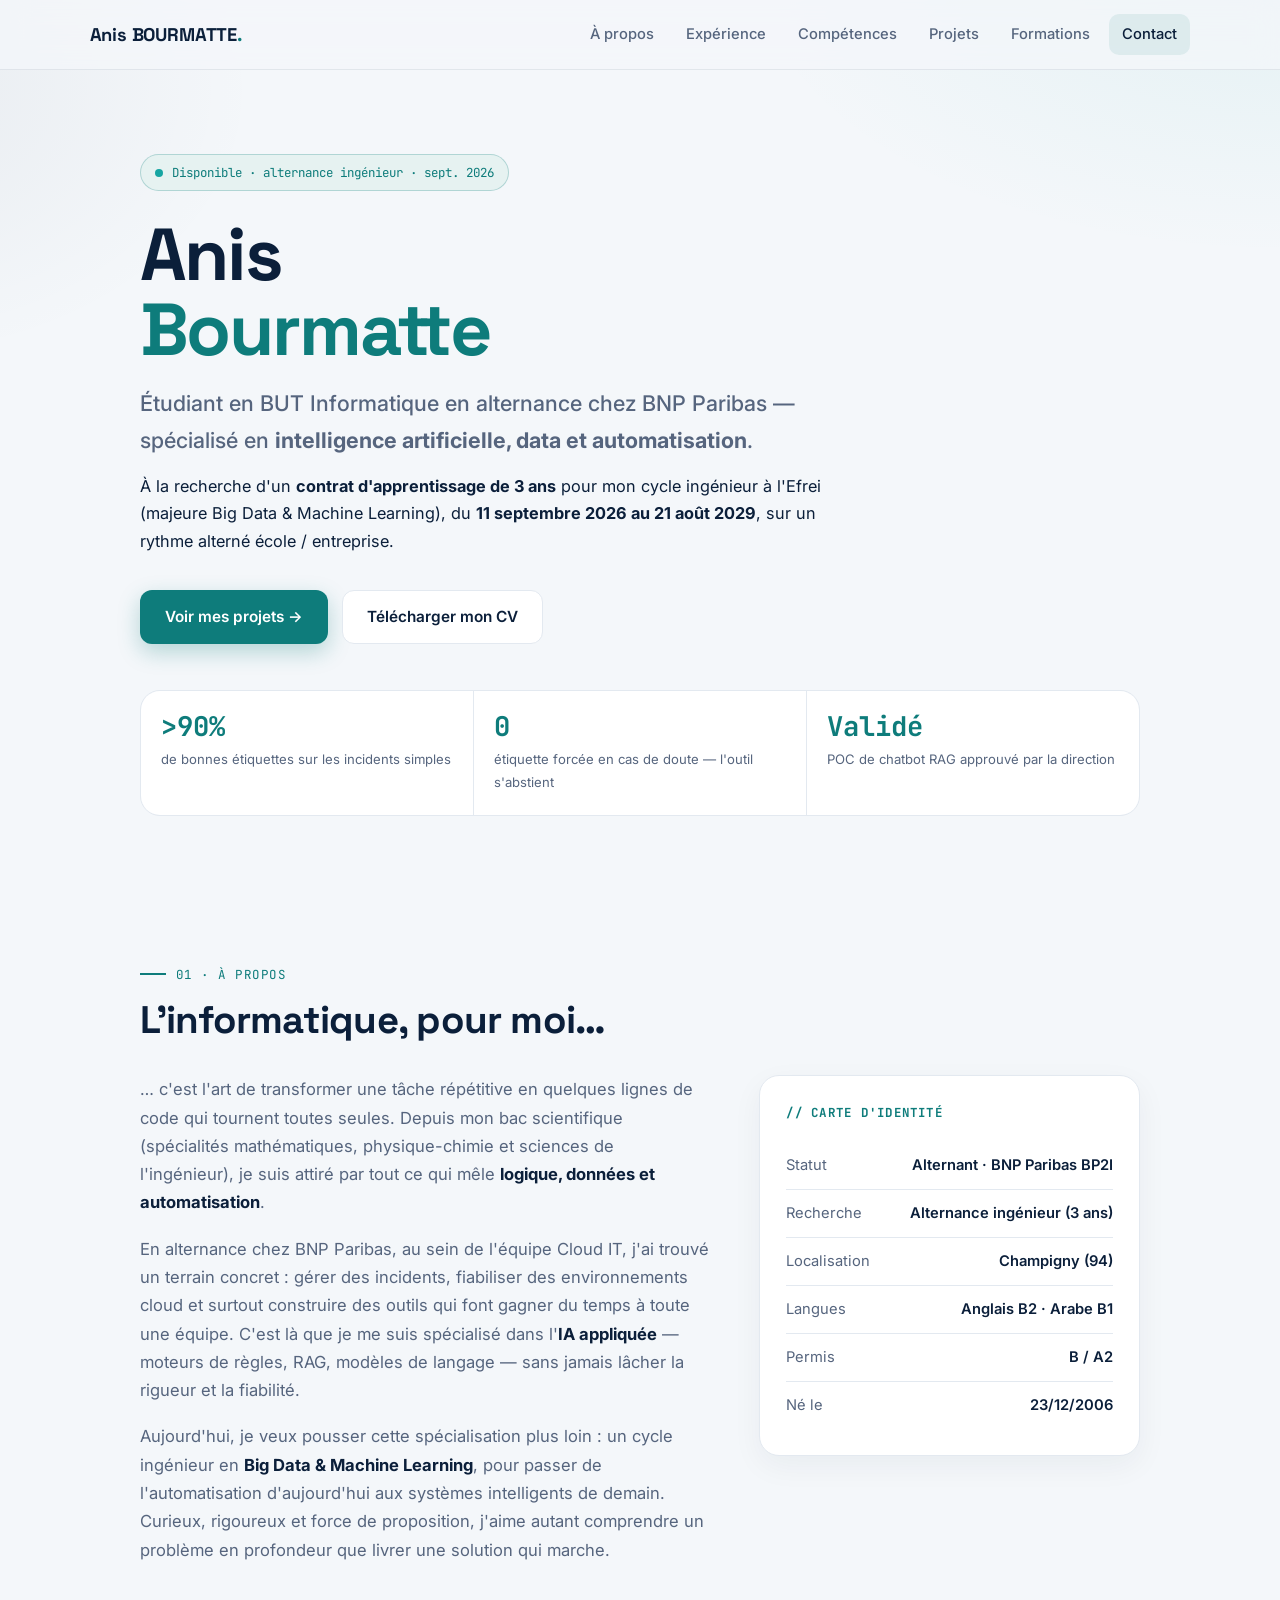
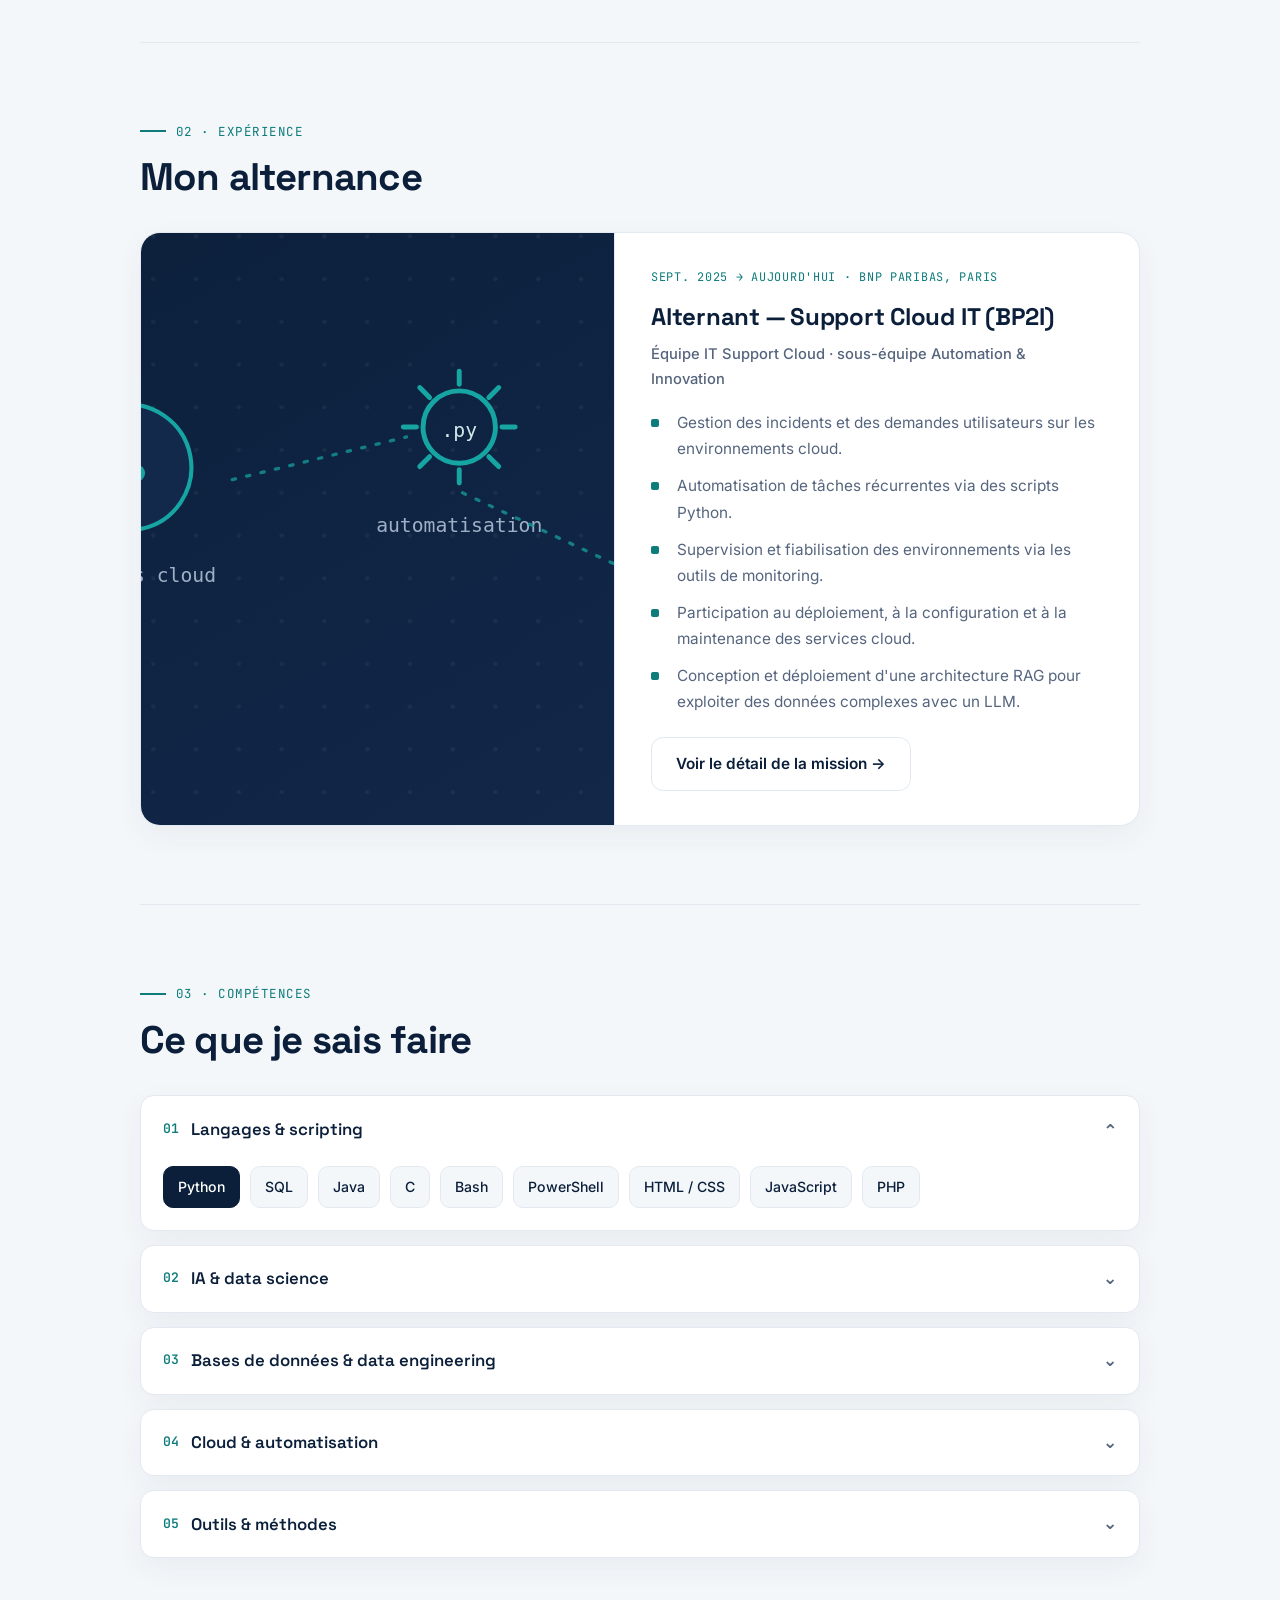
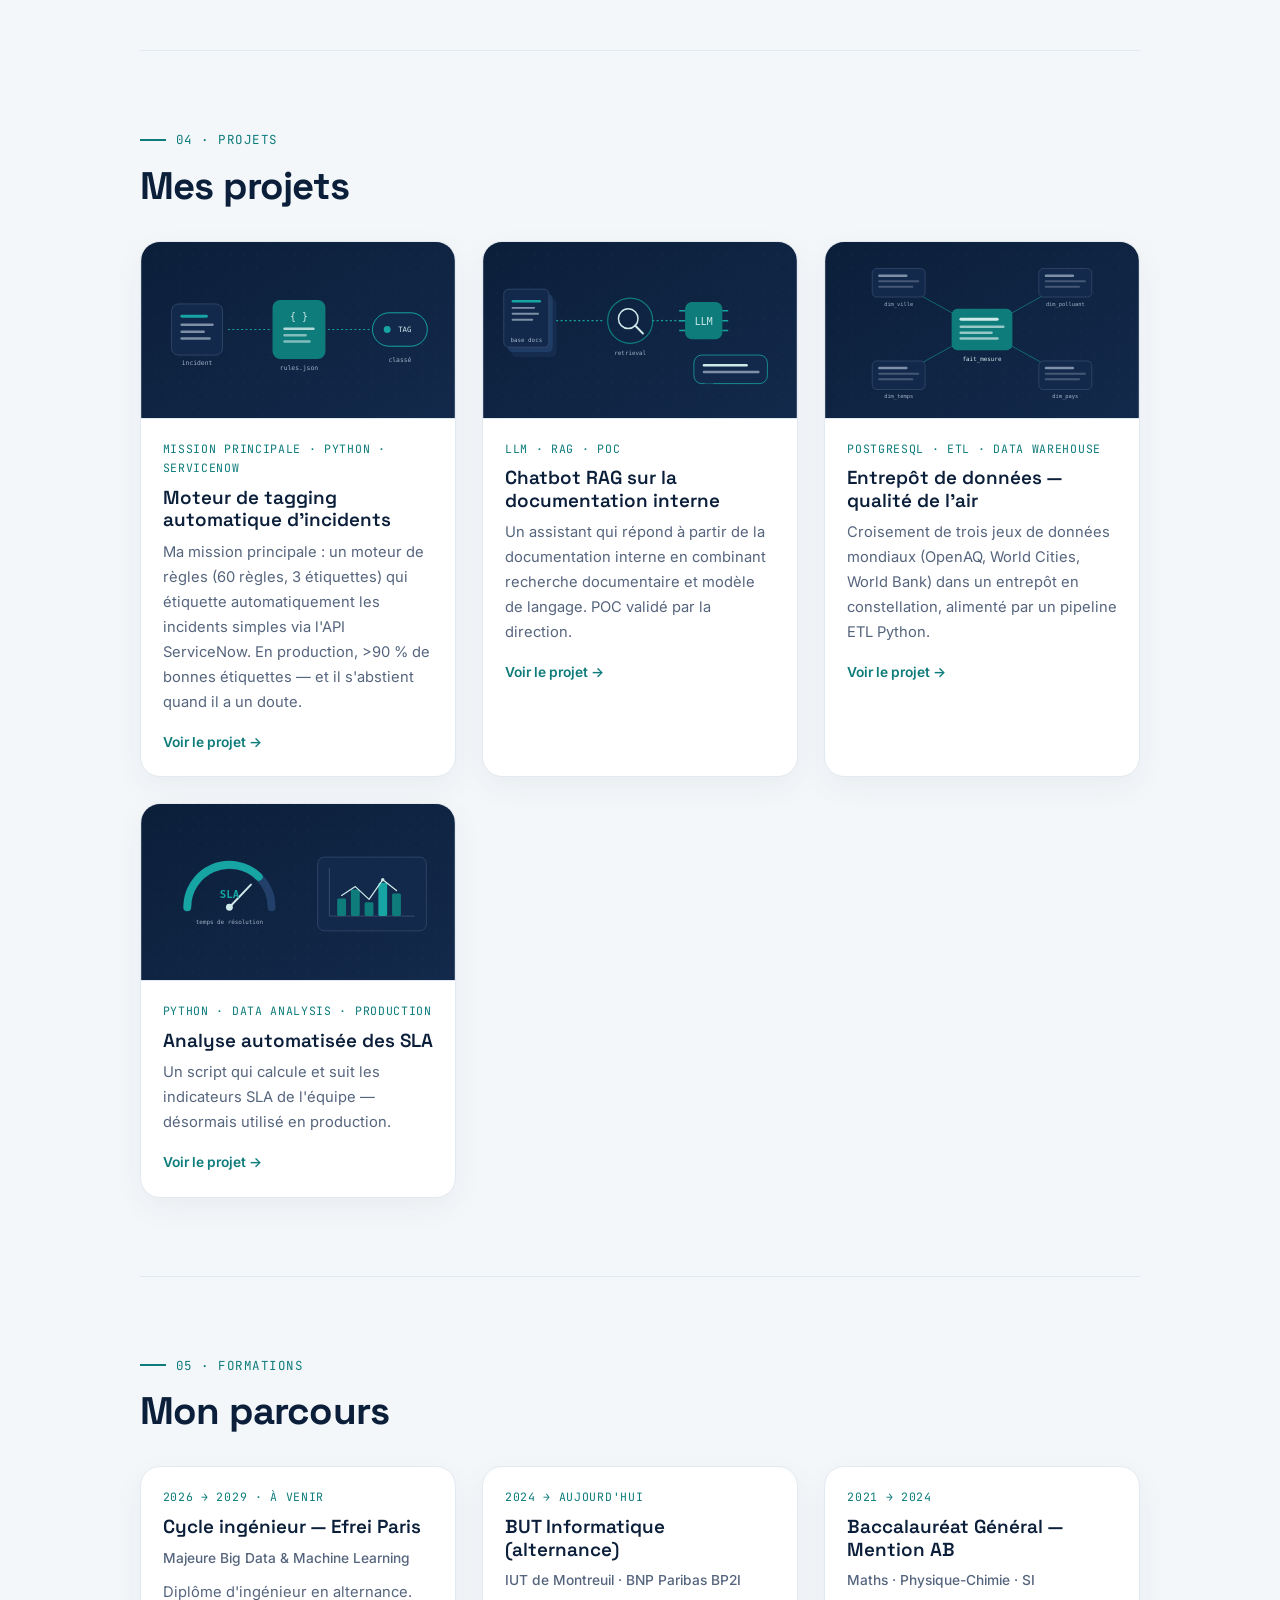
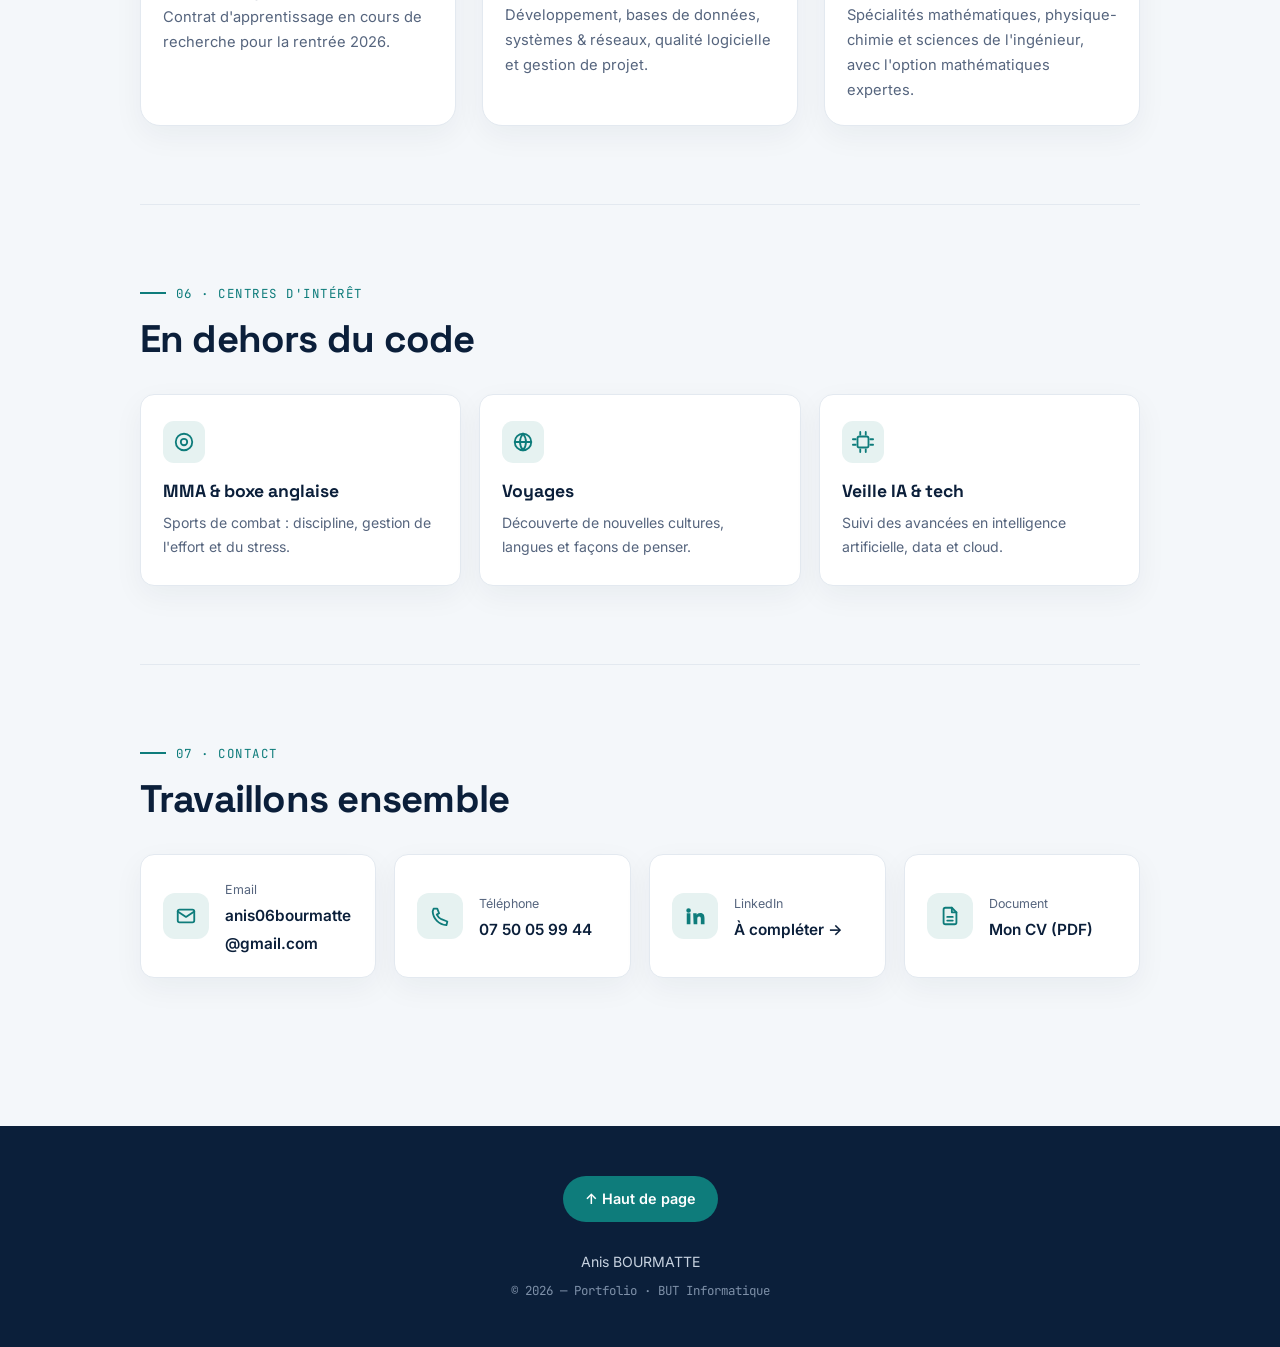
<file: index.html>
<!DOCTYPE html>
<html lang="fr" class="no-js">
<head>
    <script>document.documentElement.className=document.documentElement.className.replace("no-js","js");</script>
    <meta charset="UTF-8">
    <meta name="viewport" content="width=device-width, initial-scale=1.0">
    <title>Anis BOURMATTE — BUT Informatique · IA, Data & Automatisation</title>
    <meta name="description" content="Portfolio d'Anis BOURMATTE, étudiant en BUT Informatique en alternance chez BNP Paribas, spécialisé en IA, data et automatisation. À la recherche d'une alternance ingénieur (Big Data & Machine Learning) à partir de septembre 2026.">
    <link rel="icon" type="image/svg+xml" href="img/favicon.svg">
    <link rel="preconnect" href="https://fonts.googleapis.com">
    <link rel="preconnect" href="https://fonts.gstatic.com" crossorigin>
    <link href="https://fonts.googleapis.com/css2?family=Space+Grotesk:wght@500;600;700&family=Inter:wght@400;500;600&family=JetBrains+Mono:wght@400;500;700&display=swap" rel="stylesheet">
    <link rel="stylesheet" href="style.css">
</head>
<body>

<!-- ===================== HEADER ===================== -->
<header class="site-header">
    <a href="#top" class="brand">Anis BOURMATTE<span class="dot">.</span></a>
    <button class="menu-toggle" id="menuToggle" aria-label="Ouvrir le menu" aria-expanded="false">☰</button>
    <nav class="nav" id="nav">
        <a href="#apropos">À propos</a>
        <a href="#experience">Expérience</a>
        <a href="#competences">Compétences</a>
        <a href="#projets">Projets</a>
        <a href="#formations">Formations</a>
        <a href="#contact">Contact</a>
    </nav>
</header>

<main id="top">

    <!-- ===================== HERO ===================== -->
    <section class="hero">
        <span class="hero-badge"><span class="pulse"></span>Disponible · alternance ingénieur · sept. 2026</span>
        <h1>Anis<br><span class="accent">Bourmatte</span></h1>
        <p class="hero-role">Étudiant en BUT Informatique en alternance chez BNP Paribas — spécialisé en <strong>intelligence artificielle, data et automatisation</strong>.</p>
        <p class="hero-cta-text">À la recherche d'un <strong>contrat d'apprentissage de 3 ans</strong> pour mon cycle ingénieur à l'Efrei (majeure Big Data &amp; Machine Learning), du <strong>11 septembre 2026 au 21 août 2029</strong>, sur un rythme alterné école / entreprise.</p>

        <div class="hero-actions">
            <a class="btn btn-primary" href="#projets">Voir mes projets →</a>
            <a class="btn btn-ghost" href="CV_Anis_BOURMATTE.pdf" target="_blank" rel="noopener">Télécharger mon CV</a>
        </div>

        <div class="impact reveal">
            <div class="impact-item">
                <div class="impact-value">&gt;90%</div>
                <div class="impact-label">de bonnes étiquettes sur les incidents simples</div>
            </div>
            <div class="impact-item">
                <div class="impact-value">0</div>
                <div class="impact-label">étiquette forcée en cas de doute — l'outil s'abstient</div>
            </div>
            <div class="impact-item">
                <div class="impact-value">Validé</div>
                <div class="impact-label">POC de chatbot RAG approuvé par la direction</div>
            </div>
        </div>
    </section>

    <!-- ===================== À PROPOS ===================== -->
    <section class="section" id="apropos">
        <p class="eyebrow">01 · À propos</p>
        <h2 class="section-title">L'informatique, pour moi…</h2>
        <div class="about-grid">
            <div class="about-text reveal">
                <p>… c'est l'art de transformer une tâche répétitive en quelques lignes de code qui tournent toutes seules. Depuis mon bac scientifique (spécialités mathématiques, physique-chimie et sciences de l'ingénieur), je suis attiré par tout ce qui mêle <strong>logique, données et automatisation</strong>.</p>
                <p>En alternance chez BNP Paribas, au sein de l'équipe Cloud IT, j'ai trouvé un terrain concret : gérer des incidents, fiabiliser des environnements cloud et surtout construire des outils qui font gagner du temps à toute une équipe. C'est là que je me suis spécialisé dans l'<strong>IA appliquée</strong> — moteurs de règles, RAG, modèles de langage — sans jamais lâcher la rigueur et la fiabilité.</p>
                <p>Aujourd'hui, je veux pousser cette spécialisation plus loin : un cycle ingénieur en <strong>Big Data &amp; Machine Learning</strong>, pour passer de l'automatisation d'aujourd'hui aux systèmes intelligents de demain. Curieux, rigoureux et force de proposition, j'aime autant comprendre un problème en profondeur que livrer une solution qui marche.</p>
            </div>
            <aside class="id-card reveal">
                <h3>// carte d'identité</h3>
                <div class="id-row"><span class="k">Statut</span><span class="v">Alternant · BNP Paribas BP2I</span></div>
                <div class="id-row"><span class="k">Recherche</span><span class="v">Alternance ingénieur (3 ans)</span></div>
                <div class="id-row"><span class="k">Localisation</span><span class="v">Champigny (94)</span></div>
                <div class="id-row"><span class="k">Langues</span><span class="v">Anglais B2 · Arabe B1</span></div>
                <div class="id-row"><span class="k">Permis</span><span class="v">B / A2</span></div>
                <div class="id-row"><span class="k">Né le</span><span class="v">23/12/2006</span></div>
            </aside>
        </div>
    </section>

    <!-- ===================== EXPÉRIENCE ===================== -->
    <section class="section" id="experience">
        <p class="eyebrow">02 · Expérience</p>
        <h2 class="section-title">Mon alternance</h2>
        <article class="feature reveal">
            <img class="feature-cover" src="img/cover-alternance.svg" alt="Illustration : cloud, automatisation et supervision">
            <div class="feature-body">
                <div class="card-tag">Sept. 2025 → aujourd'hui · BNP Paribas, Paris</div>
                <h3>Alternant — Support Cloud IT (BP2I)</h3>
                <p class="meta">Équipe IT Support Cloud · sous-équipe Automation &amp; Innovation</p>
                <ul>
                    <li>Gestion des incidents et des demandes utilisateurs sur les environnements cloud.</li>
                    <li>Automatisation de tâches récurrentes via des scripts Python.</li>
                    <li>Supervision et fiabilisation des environnements via les outils de monitoring.</li>
                    <li>Participation au déploiement, à la configuration et à la maintenance des services cloud.</li>
                    <li>Conception et déploiement d'une architecture RAG pour exploiter des données complexes avec un LLM.</li>
                </ul>
                <a class="btn btn-ghost" href="alternance.html">Voir le détail de la mission →</a>
            </div>
        </article>
    </section>

    <!-- ===================== COMPÉTENCES ===================== -->
    <section class="section" id="competences">
        <p class="eyebrow">03 · Compétences</p>
        <h2 class="section-title">Ce que je sais faire</h2>

        <details class="skill-group" open>
            <summary>
                <span class="sum-left"><span class="sum-num">01</span> Langages &amp; scripting</span>
                <span class="chev">⌄</span>
            </summary>
            <div class="skill-list">
                <span class="chip lead">Python</span>
                <span class="chip">SQL</span>
                <span class="chip">Java</span>
                <span class="chip">C</span>
                <span class="chip">Bash</span>
                <span class="chip">PowerShell</span>
                <span class="chip">HTML / CSS</span>
                <span class="chip">JavaScript</span>
                <span class="chip">PHP</span>
            </div>
        </details>

        <details class="skill-group">
            <summary>
                <span class="sum-left"><span class="sum-num">02</span> IA &amp; data science</span>
                <span class="chev">⌄</span>
            </summary>
            <div class="skill-list">
                <span class="chip lead">RAG</span>
                <span class="chip lead">LLM</span>
                <span class="chip">NLP / BERT</span>
                <span class="chip">Probabilités &amp; statistiques</span>
                <span class="chip">Pandas</span>
                <span class="chip">Analyse de données</span>
            </div>
        </details>

        <details class="skill-group">
            <summary>
                <span class="sum-left"><span class="sum-num">03</span> Bases de données &amp; data engineering</span>
                <span class="chev">⌄</span>
            </summary>
            <div class="skill-list">
                <span class="chip lead">PostgreSQL</span>
                <span class="chip">Modélisation 3NF</span>
                <span class="chip">Schéma en constellation</span>
                <span class="chip">Entrepôt de données</span>
                <span class="chip">Pipeline ETL</span>
                <span class="chip">JSON</span>
            </div>
        </details>

        <details class="skill-group">
            <summary>
                <span class="sum-left"><span class="sum-num">04</span> Cloud &amp; automatisation</span>
                <span class="chev">⌄</span>
            </summary>
            <div class="skill-list">
                <span class="chip">Monitoring / supervision</span>
                <span class="chip">Orchestration (Airflow, BPM)</span>
                <span class="chip">API ServiceNow</span>
                <span class="chip">Industrialisation de scripts</span>
                <span class="chip">Environnements cloud</span>
            </div>
        </details>

        <details class="skill-group">
            <summary>
                <span class="sum-left"><span class="sum-num">05</span> Outils &amp; méthodes</span>
                <span class="chev">⌄</span>
            </summary>
            <div class="skill-list">
                <span class="chip">Git / GitHub</span>
                <span class="chip">Linux</span>
                <span class="chip">Méthode Agile</span>
                <span class="chip">UML</span>
                <span class="chip">VS Code</span>
                <span class="chip">Documentation technique</span>
            </div>
        </details>
    </section>

    <!-- ===================== PROJETS ===================== -->
    <section class="section" id="projets">
        <p class="eyebrow">04 · Projets</p>
        <h2 class="section-title">Mes projets</h2>
        <div class="card-grid">

            <a class="card reveal" href="projet-tagging.html">
                <img class="card-cover" src="img/cover-tagging.svg" alt="Pipeline de tagging automatique d'incidents">
                <div class="card-body">
                    <div class="card-tag">Mission principale · Python · ServiceNow</div>
                    <h3>Moteur de tagging automatique d'incidents</h3>
                    <p class="desc">Ma mission principale : un moteur de règles (60 règles, 3 étiquettes) qui étiquette automatiquement les incidents simples via l'API ServiceNow. En production, >90 % de bonnes étiquettes — et il s'abstient quand il a un doute.</p>
                    <span class="go">Voir le projet →</span>
                </div>
            </a>

            <a class="card reveal" href="projet-rag.html">
                <img class="card-cover" src="img/cover-rag.svg" alt="Chatbot RAG : récupération documentaire et LLM">
                <div class="card-body">
                    <div class="card-tag">LLM · RAG · POC</div>
                    <h3>Chatbot RAG sur la documentation interne</h3>
                    <p class="desc">Un assistant qui répond à partir de la documentation interne en combinant recherche documentaire et modèle de langage. POC validé par la direction.</p>
                    <span class="go">Voir le projet →</span>
                </div>
            </a>

            <a class="card reveal" href="projet-entrepot.html">
                <img class="card-cover" src="img/cover-entrepot.svg" alt="Entrepôt de données en constellation">
                <div class="card-body">
                    <div class="card-tag">PostgreSQL · ETL · Data warehouse</div>
                    <h3>Entrepôt de données — qualité de l'air</h3>
                    <p class="desc">Croisement de trois jeux de données mondiaux (OpenAQ, World Cities, World Bank) dans un entrepôt en constellation, alimenté par un pipeline ETL Python.</p>
                    <span class="go">Voir le projet →</span>
                </div>
            </a>

            <a class="card reveal" href="projet-sla.html">
                <img class="card-cover" src="img/cover-sla.svg" alt="Analyse automatisée des SLA">
                <div class="card-body">
                    <div class="card-tag">Python · Data analysis · Production</div>
                    <h3>Analyse automatisée des SLA</h3>
                    <p class="desc">Un script qui calcule et suit les indicateurs SLA de l'équipe — désormais utilisé en production.</p>
                    <span class="go">Voir le projet →</span>
                </div>
            </a>

        </div>
    </section>

    <!-- ===================== FORMATIONS ===================== -->
    <section class="section" id="formations">
        <p class="eyebrow">05 · Formations</p>
        <h2 class="section-title">Mon parcours</h2>
        <div class="card-grid">
            <div class="card reveal">
                <div class="card-body">
                    <div class="card-tag">2026 → 2029 · à venir</div>
                    <h3>Cycle ingénieur — Efrei Paris</h3>
                    <p class="meta">Majeure Big Data &amp; Machine Learning</p>
                    <p class="desc">Diplôme d'ingénieur en alternance. Contrat d'apprentissage en cours de recherche pour la rentrée 2026.</p>
                </div>
            </div>
            <div class="card reveal">
                <div class="card-body">
                    <div class="card-tag">2024 → aujourd'hui</div>
                    <h3>BUT Informatique (alternance)</h3>
                    <p class="meta">IUT de Montreuil · BNP Paribas BP2I</p>
                    <p class="desc">Développement, bases de données, systèmes &amp; réseaux, qualité logicielle et gestion de projet.</p>
                </div>
            </div>
            <div class="card reveal">
                <div class="card-body">
                    <div class="card-tag">2021 → 2024</div>
                    <h3>Baccalauréat Général — Mention AB</h3>
                    <p class="meta">Maths · Physique-Chimie · SI</p>
                    <p class="desc">Spécialités mathématiques, physique-chimie et sciences de l'ingénieur, avec l'option mathématiques expertes.</p>
                </div>
            </div>
        </div>
    </section>

    <!-- ===================== INTÉRÊTS ===================== -->
    <section class="section" id="interets">
        <p class="eyebrow">06 · Centres d'intérêt</p>
        <h2 class="section-title">En dehors du code</h2>
        <div class="interest-grid">
            <div class="interest reveal">
                <div class="ic">
                    <svg width="22" height="22" viewBox="0 0 24 24" fill="none" stroke="currentColor" stroke-width="2" stroke-linecap="round" stroke-linejoin="round"><circle cx="12" cy="12" r="9"/><circle cx="12" cy="12" r="3.5"/></svg>
                </div>
                <h3>MMA &amp; boxe anglaise</h3>
                <p>Sports de combat : discipline, gestion de l'effort et du stress.</p>
            </div>
            <div class="interest reveal">
                <div class="ic">
                    <svg width="22" height="22" viewBox="0 0 24 24" fill="none" stroke="currentColor" stroke-width="2" stroke-linecap="round" stroke-linejoin="round"><circle cx="12" cy="12" r="9"/><path d="M3 12h18M12 3a14 14 0 0 1 0 18M12 3a14 14 0 0 0 0 18"/></svg>
                </div>
                <h3>Voyages</h3>
                <p>Découverte de nouvelles cultures, langues et façons de penser.</p>
            </div>
            <div class="interest reveal">
                <div class="ic">
                    <svg width="22" height="22" viewBox="0 0 24 24" fill="none" stroke="currentColor" stroke-width="2" stroke-linecap="round" stroke-linejoin="round"><rect x="6" y="6" width="12" height="12" rx="2"/><path d="M9 1v3M15 1v3M9 20v3M15 20v3M1 9h3M1 15h3M20 9h3M20 15h3"/></svg>
                </div>
                <h3>Veille IA &amp; tech</h3>
                <p>Suivi des avancées en intelligence artificielle, data et cloud.</p>
            </div>
        </div>
    </section>

    <!-- ===================== CONTACT ===================== -->
    <section class="section" id="contact">
        <p class="eyebrow">07 · Contact</p>
        <h2 class="section-title">Travaillons ensemble</h2>
        <div class="contact-grid">

            <a class="contact-card reveal" href="mailto:anis06bourmatte@gmail.com">
                <span class="ic"><svg width="22" height="22" viewBox="0 0 24 24" fill="none" stroke="currentColor" stroke-width="2" stroke-linecap="round" stroke-linejoin="round"><rect x="3" y="5" width="18" height="14" rx="2"/><path d="m3 7 9 6 9-6"/></svg></span>
                <span><span class="ct-label">Email</span><br><span class="ct-value">anis06bourmatte@gmail.com</span></span>
            </a>

            <a class="contact-card reveal" href="tel:+33750059944">
                <span class="ic"><svg width="22" height="22" viewBox="0 0 24 24" fill="none" stroke="currentColor" stroke-width="2" stroke-linecap="round" stroke-linejoin="round"><path d="M5 4h4l2 5-2.5 1.5a11 11 0 0 0 5 5L20 18l-1 4a16 16 0 0 1-15-15z"/></svg></span>
                <span><span class="ct-label">Téléphone</span><br><span class="ct-value">07 50 05 99 44</span></span>
            </a>

            <!-- ▸ Remplacez le lien ci-dessous par l'URL de votre profil LinkedIn -->
            <a class="contact-card reveal" href="https://www.linkedin.com/in/" target="_blank" rel="noopener">
                <span class="ic"><svg width="22" height="22" viewBox="0 0 24 24" fill="currentColor"><path d="M4.98 3.5a2.5 2.5 0 1 1 0 5 2.5 2.5 0 0 1 0-5zM3 9h4v12H3zM10 9h3.8v1.7h.05c.53-1 1.83-2.05 3.76-2.05 4.02 0 4.76 2.65 4.76 6.1V21h-4v-5.4c0-1.3 0-2.95-1.8-2.95s-2.07 1.4-2.07 2.85V21h-4z"/></svg></span>
                <span><span class="ct-label">LinkedIn</span><br><span class="ct-value">À compléter →</span></span>
            </a>

            <a class="contact-card reveal" href="CV_Anis_BOURMATTE.pdf" target="_blank" rel="noopener">
                <span class="ic"><svg width="22" height="22" viewBox="0 0 24 24" fill="none" stroke="currentColor" stroke-width="2" stroke-linecap="round" stroke-linejoin="round"><path d="M14 3H7a2 2 0 0 0-2 2v14a2 2 0 0 0 2 2h10a2 2 0 0 0 2-2V8z"/><path d="M14 3v5h5M9 13h6M9 17h6"/></svg></span>
                <span><span class="ct-label">Document</span><br><span class="ct-value">Mon CV (PDF)</span></span>
            </a>

        </div>
    </section>

</main>

<!-- ===================== FOOTER ===================== -->
<footer class="site-footer">
    <a href="#top" class="to-top">↑ Haut de page</a>
    <p>Anis BOURMATTE</p>
    <p class="small">© 2026 — Portfolio · BUT Informatique</p>
</footer>

<script src="script.js"></script>
</body>
</html>
</file>
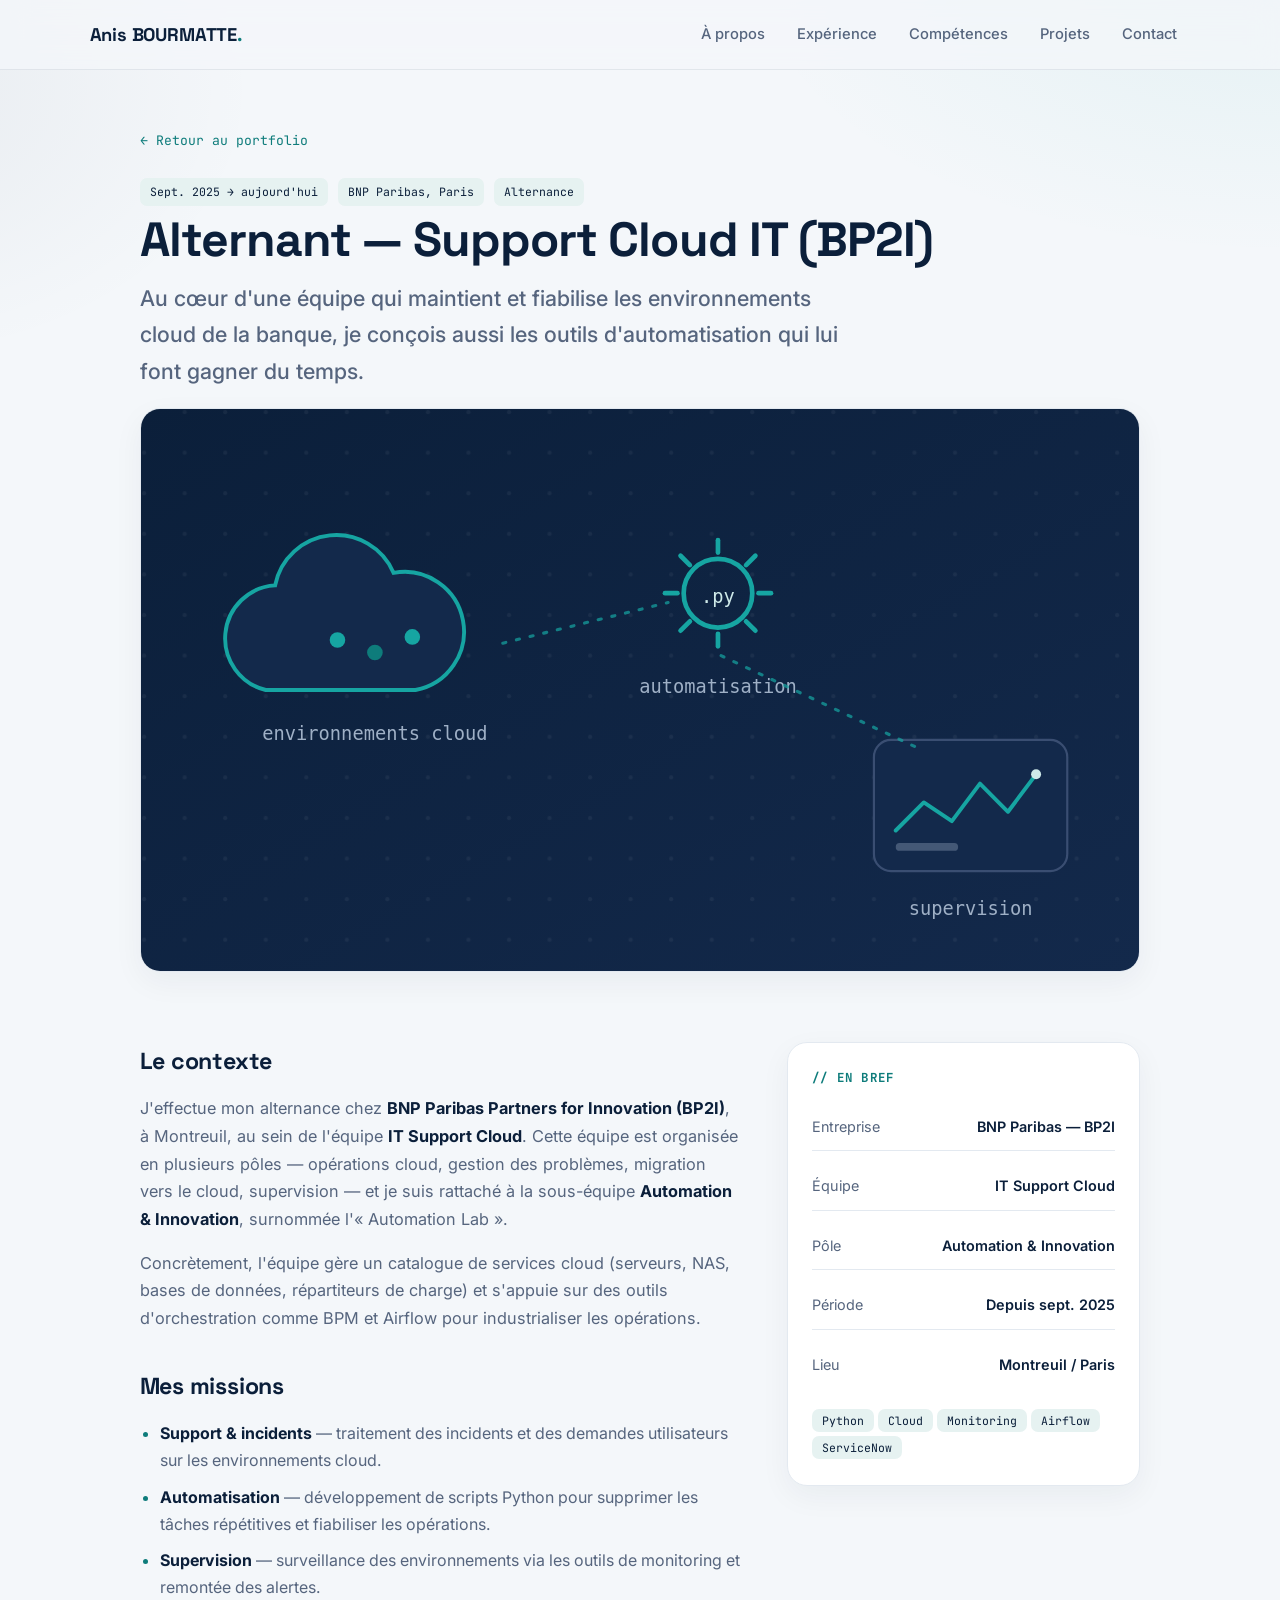
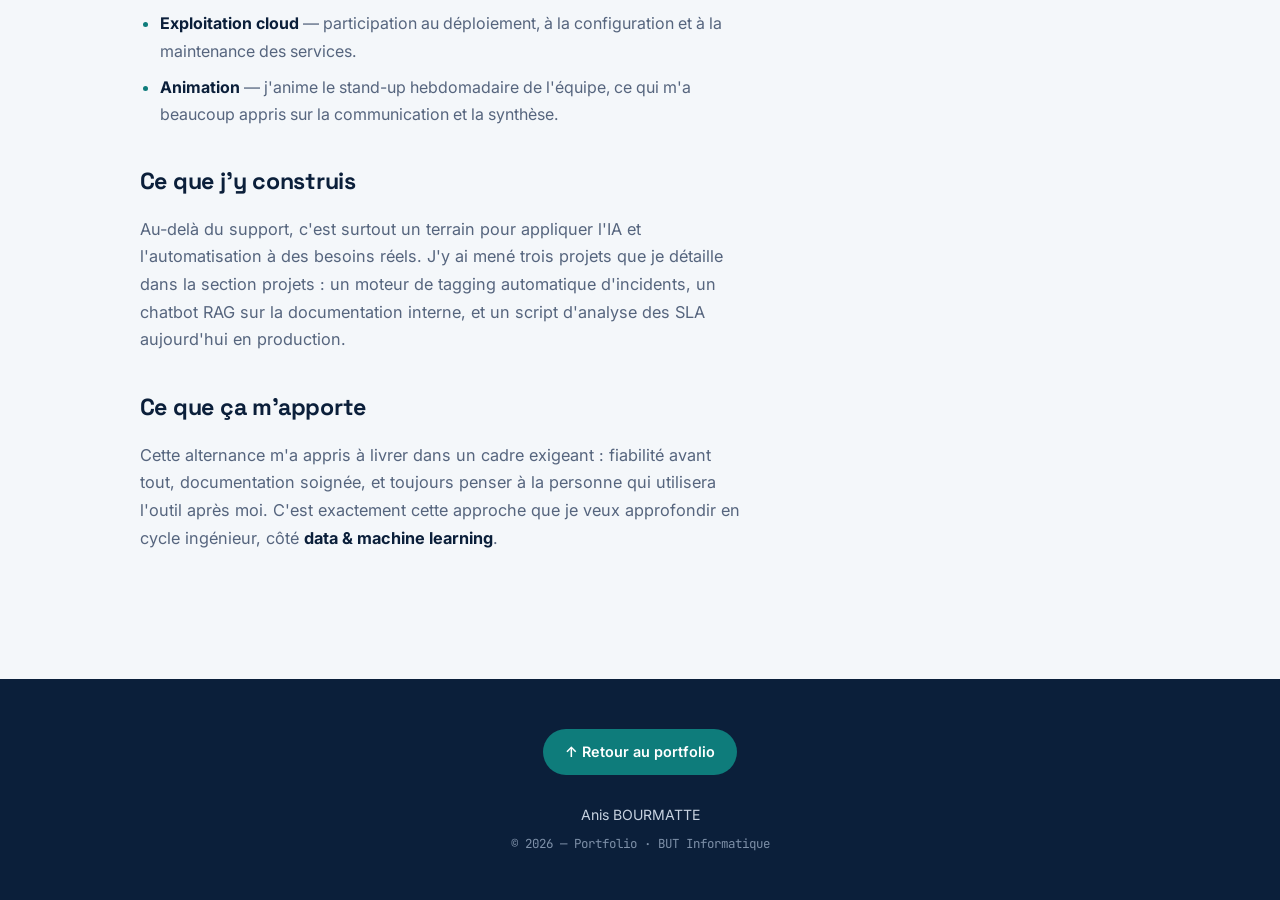
<file: alternance.html>
<!DOCTYPE html>
<html lang="fr" class="no-js">
<head>
    <script>document.documentElement.className=document.documentElement.className.replace("no-js","js");</script>
    <meta charset="UTF-8">
    <meta name="viewport" content="width=device-width, initial-scale=1.0">
    <title>Alternance — Support Cloud IT (BP2I) · Anis BOURMATTE</title>
    <link rel="icon" type="image/svg+xml" href="img/favicon.svg">
    <link rel="preconnect" href="https://fonts.googleapis.com">
    <link rel="preconnect" href="https://fonts.gstatic.com" crossorigin>
    <link href="https://fonts.googleapis.com/css2?family=Space+Grotesk:wght@500;600;700&family=Inter:wght@400;500;600&family=JetBrains+Mono:wght@400;500;700&display=swap" rel="stylesheet">
    <link rel="stylesheet" href="style.css">
</head>
<body>

<header class="site-header">
    <a href="index.html" class="brand">Anis BOURMATTE<span class="dot">.</span></a>
    <button class="menu-toggle" id="menuToggle" aria-label="Ouvrir le menu" aria-expanded="false">☰</button>
    <nav class="nav" id="nav">
        <a href="index.html#apropos">À propos</a>
        <a href="index.html#experience">Expérience</a>
        <a href="index.html#competences">Compétences</a>
        <a href="index.html#projets">Projets</a>
        <a href="index.html#contact">Contact</a>
    </nav>
</header>

<main>
    <section class="detail-hero">
        <a href="index.html#experience" class="back-link">← Retour au portfolio</a>
        <div class="detail-meta">
            <span class="chip-mini">Sept. 2025 → aujourd'hui</span>
            <span class="chip-mini">BNP Paribas, Paris</span>
            <span class="chip-mini">Alternance</span>
        </div>
        <h1>Alternant — Support Cloud IT (BP2I)</h1>
        <p class="hero-role">Au cœur d'une équipe qui maintient et fiabilise les environnements cloud de la banque, je conçois aussi les outils d'automatisation qui lui font gagner du temps.</p>
        <img class="detail-cover" src="img/cover-alternance.svg" alt="Cloud, automatisation et supervision">
    </section>

    <section class="detail-body">
        <div class="detail-layout">
            <div class="prose">
                <h2>Le contexte</h2>
                <p>J'effectue mon alternance chez <strong>BNP Paribas Partners for Innovation (BP2I)</strong>, à Montreuil, au sein de l'équipe <strong>IT Support Cloud</strong>. Cette équipe est organisée en plusieurs pôles — opérations cloud, gestion des problèmes, migration vers le cloud, supervision — et je suis rattaché à la sous-équipe <strong>Automation &amp; Innovation</strong>, surnommée l'« Automation Lab ».</p>
                <p>Concrètement, l'équipe gère un catalogue de services cloud (serveurs, NAS, bases de données, répartiteurs de charge) et s'appuie sur des outils d'orchestration comme BPM et Airflow pour industrialiser les opérations.</p>

                <h2>Mes missions</h2>
                <ul>
                    <li><strong>Support &amp; incidents</strong> — traitement des incidents et des demandes utilisateurs sur les environnements cloud.</li>
                    <li><strong>Automatisation</strong> — développement de scripts Python pour supprimer les tâches répétitives et fiabiliser les opérations.</li>
                    <li><strong>Supervision</strong> — surveillance des environnements via les outils de monitoring et remontée des alertes.</li>
                    <li><strong>Exploitation cloud</strong> — participation au déploiement, à la configuration et à la maintenance des services.</li>
                    <li><strong>Animation</strong> — j'anime le stand-up hebdomadaire de l'équipe, ce qui m'a beaucoup appris sur la communication et la synthèse.</li>
                </ul>

                <h2>Ce que j'y construis</h2>
                <p>Au-delà du support, c'est surtout un terrain pour appliquer l'IA et l'automatisation à des besoins réels. J'y ai mené trois projets que je détaille dans la section projets : un moteur de tagging automatique d'incidents, un chatbot RAG sur la documentation interne, et un script d'analyse des SLA aujourd'hui en production.</p>

                <h2>Ce que ça m'apporte</h2>
                <p>Cette alternance m'a appris à livrer dans un cadre exigeant : fiabilité avant tout, documentation soignée, et toujours penser à la personne qui utilisera l'outil après moi. C'est exactement cette approche que je veux approfondir en cycle ingénieur, côté <strong>data &amp; machine learning</strong>.</p>
            </div>

            <aside class="aside-card">
                <h3>// en bref</h3>
                <div class="aside-stack">
                    <div class="id-row"><span class="k">Entreprise</span><span class="v">BNP Paribas — BP2I</span></div>
                    <div class="id-row"><span class="k">Équipe</span><span class="v">IT Support Cloud</span></div>
                    <div class="id-row"><span class="k">Pôle</span><span class="v">Automation &amp; Innovation</span></div>
                    <div class="id-row"><span class="k">Période</span><span class="v">Depuis sept. 2025</span></div>
                    <div class="id-row"><span class="k">Lieu</span><span class="v">Montreuil / Paris</span></div>
                </div>
                <div style="margin-top:18px;">
                    <span class="chip-mini">Python</span>
                    <span class="chip-mini">Cloud</span>
                    <span class="chip-mini">Monitoring</span>
                    <span class="chip-mini">Airflow</span>
                    <span class="chip-mini">ServiceNow</span>
                </div>
            </aside>
        </div>
    </section>
</main>

<footer class="site-footer">
    <a href="index.html#top" class="to-top">↑ Retour au portfolio</a>
    <p>Anis BOURMATTE</p>
    <p class="small">© 2026 — Portfolio · BUT Informatique</p>
</footer>

<script src="script.js"></script>
</body>
</html>
</file>
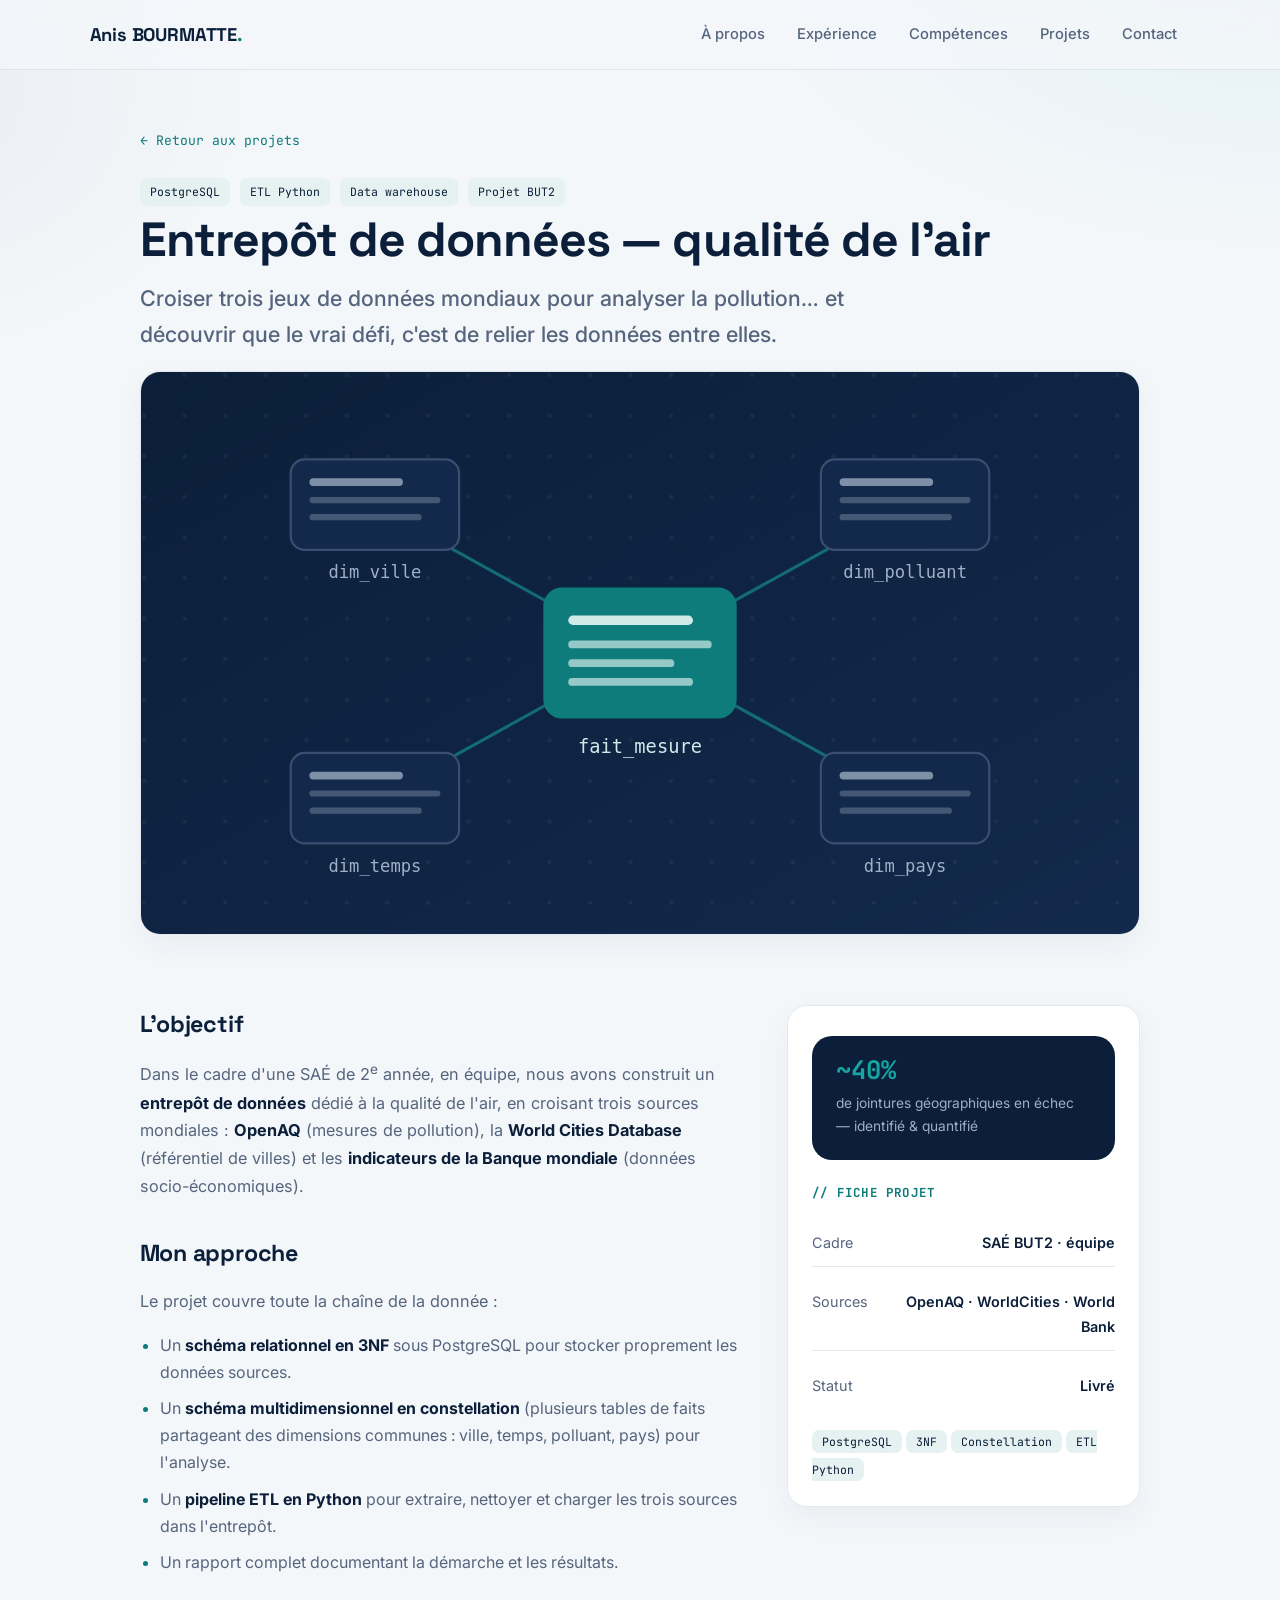
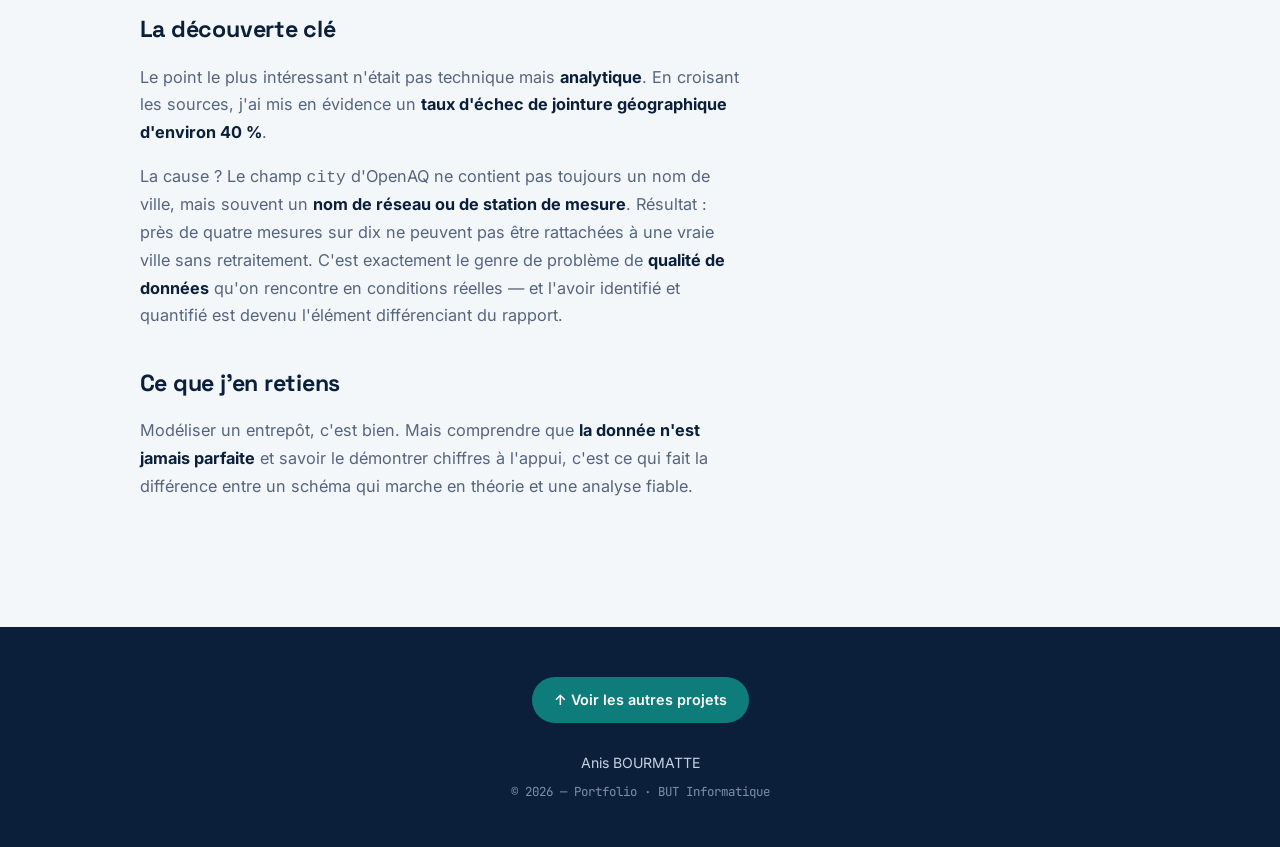
<file: projet-entrepot.html>
<!DOCTYPE html>
<html lang="fr" class="no-js">
<head>
    <script>document.documentElement.className=document.documentElement.className.replace("no-js","js");</script>
    <meta charset="UTF-8">
    <meta name="viewport" content="width=device-width, initial-scale=1.0">
    <title>Entrepôt de données — qualité de l'air · Anis BOURMATTE</title>
    <link rel="icon" type="image/svg+xml" href="img/favicon.svg">
    <link rel="preconnect" href="https://fonts.googleapis.com">
    <link rel="preconnect" href="https://fonts.gstatic.com" crossorigin>
    <link href="https://fonts.googleapis.com/css2?family=Space+Grotesk:wght@500;600;700&family=Inter:wght@400;500;600&family=JetBrains+Mono:wght@400;500;700&display=swap" rel="stylesheet">
    <link rel="stylesheet" href="style.css">
</head>
<body>

<header class="site-header">
    <a href="index.html" class="brand">Anis BOURMATTE<span class="dot">.</span></a>
    <button class="menu-toggle" id="menuToggle" aria-label="Ouvrir le menu" aria-expanded="false">☰</button>
    <nav class="nav" id="nav">
        <a href="index.html#apropos">À propos</a>
        <a href="index.html#experience">Expérience</a>
        <a href="index.html#competences">Compétences</a>
        <a href="index.html#projets">Projets</a>
        <a href="index.html#contact">Contact</a>
    </nav>
</header>

<main>
    <section class="detail-hero">
        <a href="index.html#projets" class="back-link">← Retour aux projets</a>
        <div class="detail-meta">
            <span class="chip-mini">PostgreSQL</span>
            <span class="chip-mini">ETL Python</span>
            <span class="chip-mini">Data warehouse</span>
            <span class="chip-mini">Projet BUT2</span>
        </div>
        <h1>Entrepôt de données — qualité de l'air</h1>
        <p class="hero-role">Croiser trois jeux de données mondiaux pour analyser la pollution… et découvrir que le vrai défi, c'est de relier les données entre elles.</p>
        <img class="detail-cover" src="img/cover-entrepot.svg" alt="Schéma en constellation : table de faits et dimensions">
    </section>

    <section class="detail-body">
        <div class="detail-layout">
            <div class="prose">
                <h2>L'objectif</h2>
                <p>Dans le cadre d'une SAÉ de 2<sup>e</sup> année, en équipe, nous avons construit un <strong>entrepôt de données</strong> dédié à la qualité de l'air, en croisant trois sources mondiales : <strong>OpenAQ</strong> (mesures de pollution), la <strong>World Cities Database</strong> (référentiel de villes) et les <strong>indicateurs de la Banque mondiale</strong> (données socio-économiques).</p>

                <h2>Mon approche</h2>
                <p>Le projet couvre toute la chaîne de la donnée :</p>
                <ul>
                    <li>Un <strong>schéma relationnel en 3NF</strong> sous PostgreSQL pour stocker proprement les données sources.</li>
                    <li>Un <strong>schéma multidimensionnel en constellation</strong> (plusieurs tables de faits partageant des dimensions communes : ville, temps, polluant, pays) pour l'analyse.</li>
                    <li>Un <strong>pipeline ETL en Python</strong> pour extraire, nettoyer et charger les trois sources dans l'entrepôt.</li>
                    <li>Un rapport complet documentant la démarche et les résultats.</li>
                </ul>

                <h2>La découverte clé</h2>
                <p>Le point le plus intéressant n'était pas technique mais <strong>analytique</strong>. En croisant les sources, j'ai mis en évidence un <strong>taux d'échec de jointure géographique d'environ 40 %</strong>.</p>
                <p>La cause ? Le champ <code>city</code> d'OpenAQ ne contient pas toujours un nom de ville, mais souvent un <strong>nom de réseau ou de station de mesure</strong>. Résultat : près de quatre mesures sur dix ne peuvent pas être rattachées à une vraie ville sans retraitement. C'est exactement le genre de problème de <strong>qualité de données</strong> qu'on rencontre en conditions réelles — et l'avoir identifié et quantifié est devenu l'élément différenciant du rapport.</p>

                <h2>Ce que j'en retiens</h2>
                <p>Modéliser un entrepôt, c'est bien. Mais comprendre que <strong>la donnée n'est jamais parfaite</strong> et savoir le démontrer chiffres à l'appui, c'est ce qui fait la différence entre un schéma qui marche en théorie et une analyse fiable.</p>
            </div>

            <aside class="aside-card">
                <div class="callout">
                    <div class="big">~40%</div>
                    <div class="lbl">de jointures géographiques en échec — identifié &amp; quantifié</div>
                </div>
                <h3>// fiche projet</h3>
                <div class="aside-stack">
                    <div class="id-row"><span class="k">Cadre</span><span class="v">SAÉ BUT2 · équipe</span></div>
                    <div class="id-row"><span class="k">Sources</span><span class="v">OpenAQ · WorldCities · World Bank</span></div>
                    <div class="id-row"><span class="k">Statut</span><span class="v">Livré</span></div>
                </div>
                <div style="margin-top:18px;">
                    <span class="chip-mini">PostgreSQL</span>
                    <span class="chip-mini">3NF</span>
                    <span class="chip-mini">Constellation</span>
                    <span class="chip-mini">ETL Python</span>
                </div>
            </aside>
        </div>
    </section>
</main>

<footer class="site-footer">
    <a href="index.html#projets" class="to-top">↑ Voir les autres projets</a>
    <p>Anis BOURMATTE</p>
    <p class="small">© 2026 — Portfolio · BUT Informatique</p>
</footer>

<script src="script.js"></script>
</body>
</html>
</file>
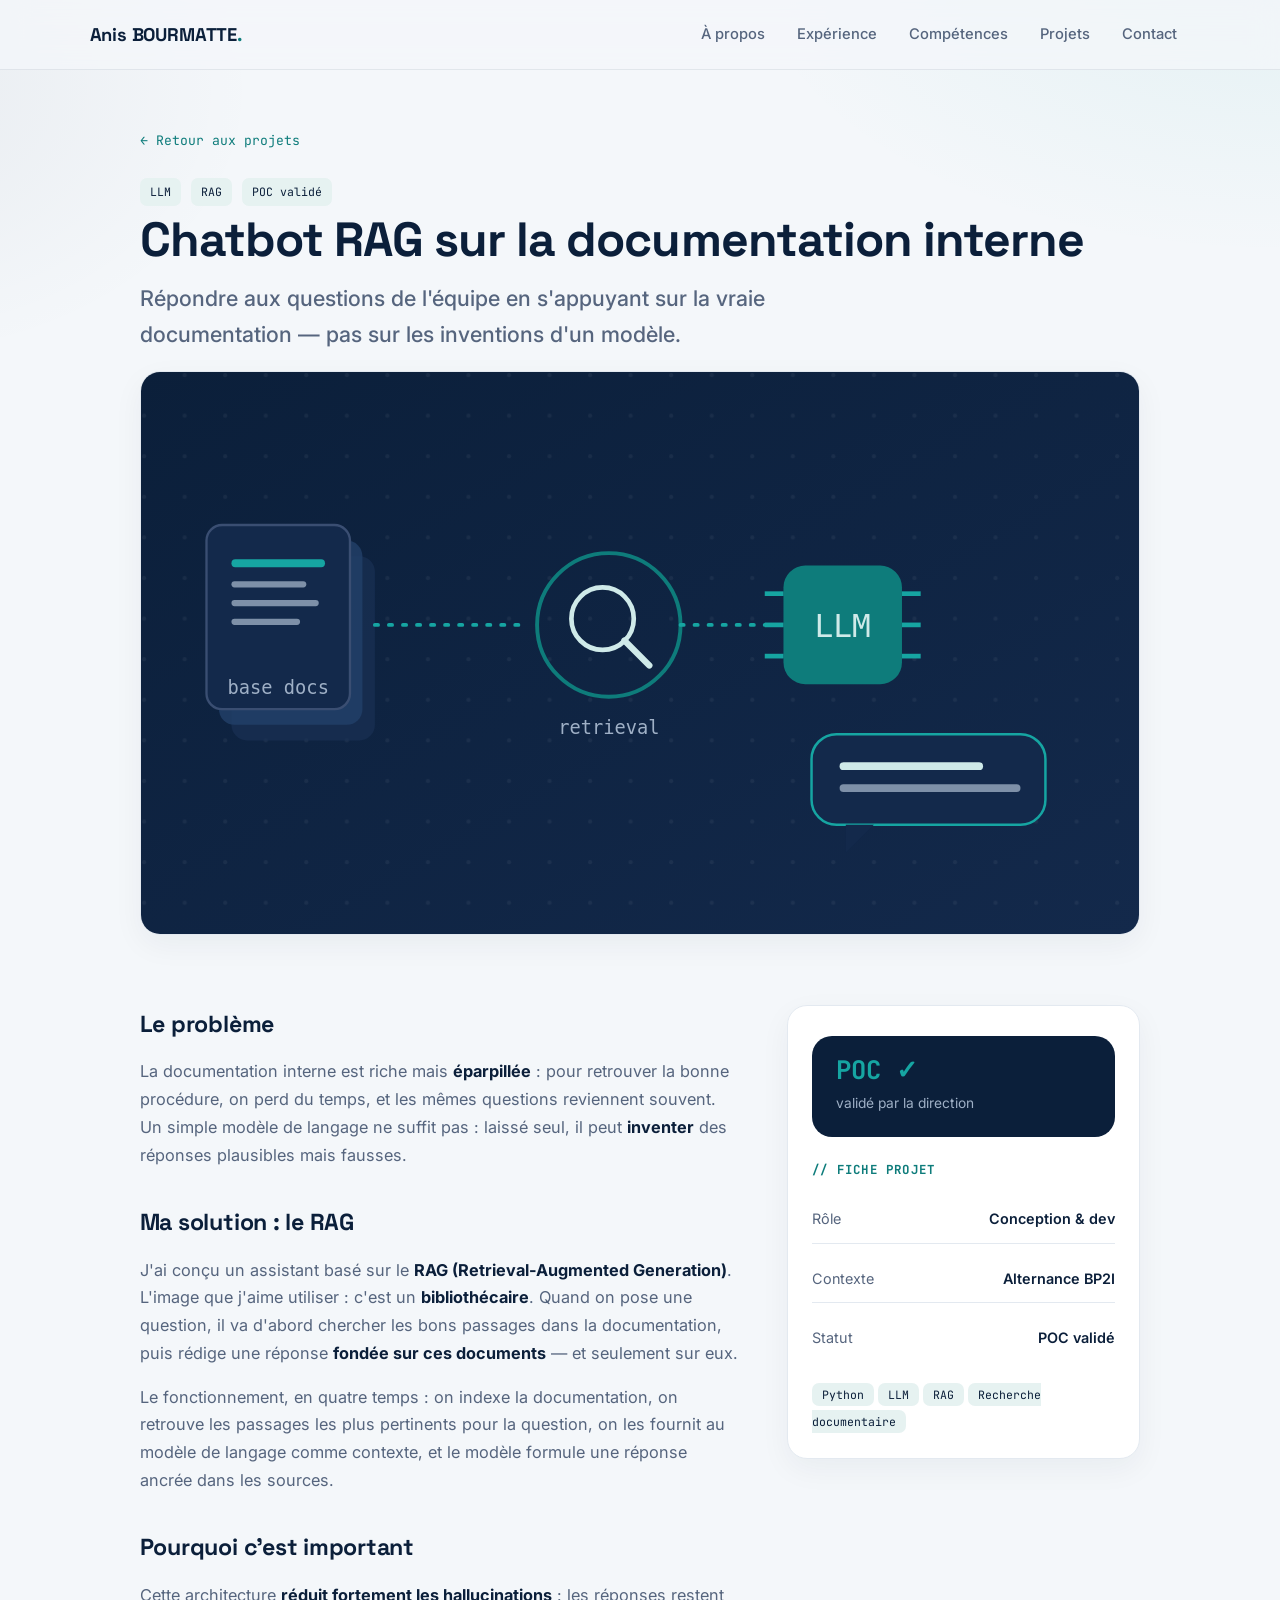
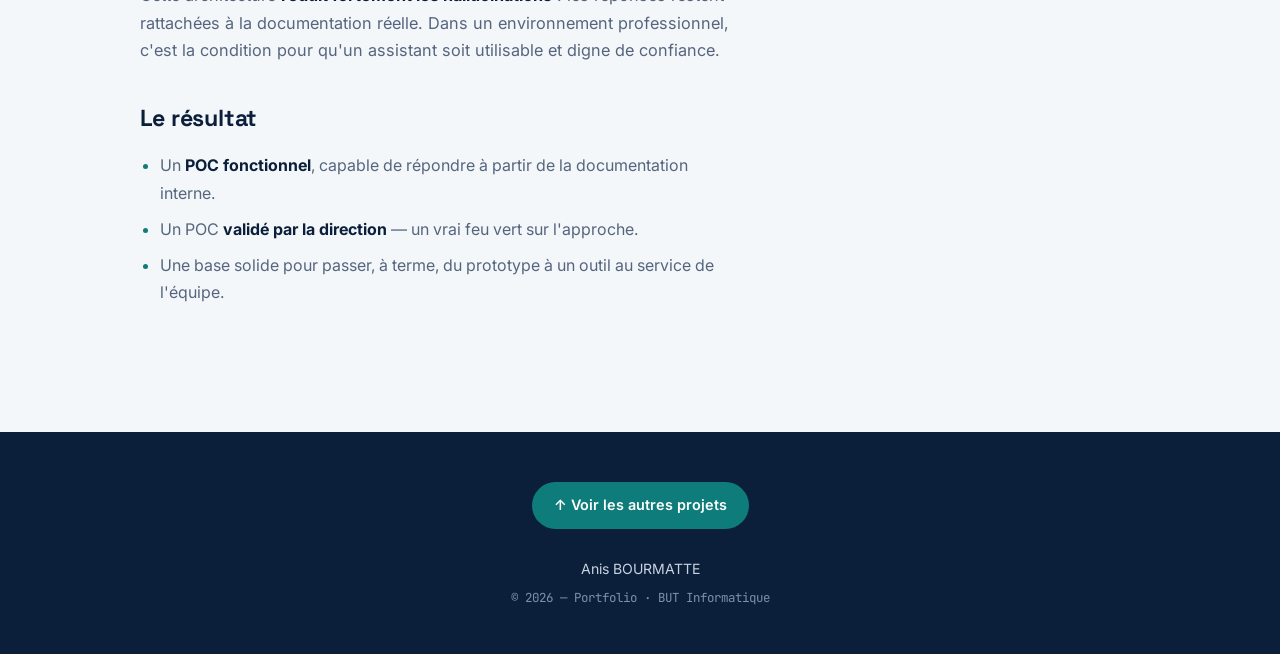
<file: projet-rag.html>
<!DOCTYPE html>
<html lang="fr" class="no-js">
<head>
    <script>document.documentElement.className=document.documentElement.className.replace("no-js","js");</script>
    <meta charset="UTF-8">
    <meta name="viewport" content="width=device-width, initial-scale=1.0">
    <title>Chatbot RAG · Anis BOURMATTE</title>
    <link rel="icon" type="image/svg+xml" href="img/favicon.svg">
    <link rel="preconnect" href="https://fonts.googleapis.com">
    <link rel="preconnect" href="https://fonts.gstatic.com" crossorigin>
    <link href="https://fonts.googleapis.com/css2?family=Space+Grotesk:wght@500;600;700&family=Inter:wght@400;500;600&family=JetBrains+Mono:wght@400;500;700&display=swap" rel="stylesheet">
    <link rel="stylesheet" href="style.css">
</head>
<body>

<header class="site-header">
    <a href="index.html" class="brand">Anis BOURMATTE<span class="dot">.</span></a>
    <button class="menu-toggle" id="menuToggle" aria-label="Ouvrir le menu" aria-expanded="false">☰</button>
    <nav class="nav" id="nav">
        <a href="index.html#apropos">À propos</a>
        <a href="index.html#experience">Expérience</a>
        <a href="index.html#competences">Compétences</a>
        <a href="index.html#projets">Projets</a>
        <a href="index.html#contact">Contact</a>
    </nav>
</header>

<main>
    <section class="detail-hero">
        <a href="index.html#projets" class="back-link">← Retour aux projets</a>
        <div class="detail-meta">
            <span class="chip-mini">LLM</span>
            <span class="chip-mini">RAG</span>
            <span class="chip-mini">POC validé</span>
        </div>
        <h1>Chatbot RAG sur la documentation interne</h1>
        <p class="hero-role">Répondre aux questions de l'équipe en s'appuyant sur la vraie documentation — pas sur les inventions d'un modèle.</p>
        <img class="detail-cover" src="img/cover-rag.svg" alt="Documents → récupération → LLM → réponse">
    </section>

    <section class="detail-body">
        <div class="detail-layout">
            <div class="prose">
                <h2>Le problème</h2>
                <p>La documentation interne est riche mais <strong>éparpillée</strong> : pour retrouver la bonne procédure, on perd du temps, et les mêmes questions reviennent souvent. Un simple modèle de langage ne suffit pas : laissé seul, il peut <strong>inventer</strong> des réponses plausibles mais fausses.</p>

                <h2>Ma solution : le RAG</h2>
                <p>J'ai conçu un assistant basé sur le <strong>RAG (Retrieval-Augmented Generation)</strong>. L'image que j'aime utiliser : c'est un <strong>bibliothécaire</strong>. Quand on pose une question, il va d'abord chercher les bons passages dans la documentation, puis rédige une réponse <strong>fondée sur ces documents</strong> — et seulement sur eux.</p>
                <p>Le fonctionnement, en quatre temps : on indexe la documentation, on retrouve les passages les plus pertinents pour la question, on les fournit au modèle de langage comme contexte, et le modèle formule une réponse ancrée dans les sources.</p>

                <h2>Pourquoi c'est important</h2>
                <p>Cette architecture <strong>réduit fortement les hallucinations</strong> : les réponses restent rattachées à la documentation réelle. Dans un environnement professionnel, c'est la condition pour qu'un assistant soit utilisable et digne de confiance.</p>

                <h2>Le résultat</h2>
                <ul>
                    <li>Un <strong>POC fonctionnel</strong>, capable de répondre à partir de la documentation interne.</li>
                    <li>Un POC <strong>validé par la direction</strong> — un vrai feu vert sur l'approche.</li>
                    <li>Une base solide pour passer, à terme, du prototype à un outil au service de l'équipe.</li>
                </ul>
            </div>

            <aside class="aside-card">
                <div class="callout">
                    <div class="big">POC ✓</div>
                    <div class="lbl">validé par la direction</div>
                </div>
                <h3>// fiche projet</h3>
                <div class="aside-stack">
                    <div class="id-row"><span class="k">Rôle</span><span class="v">Conception &amp; dev</span></div>
                    <div class="id-row"><span class="k">Contexte</span><span class="v">Alternance BP2I</span></div>
                    <div class="id-row"><span class="k">Statut</span><span class="v">POC validé</span></div>
                </div>
                <div style="margin-top:18px;">
                    <span class="chip-mini">Python</span>
                    <span class="chip-mini">LLM</span>
                    <span class="chip-mini">RAG</span>
                    <span class="chip-mini">Recherche documentaire</span>
                </div>
            </aside>
        </div>
    </section>
</main>

<footer class="site-footer">
    <a href="index.html#projets" class="to-top">↑ Voir les autres projets</a>
    <p>Anis BOURMATTE</p>
    <p class="small">© 2026 — Portfolio · BUT Informatique</p>
</footer>

<script src="script.js"></script>
</body>
</html>
</file>
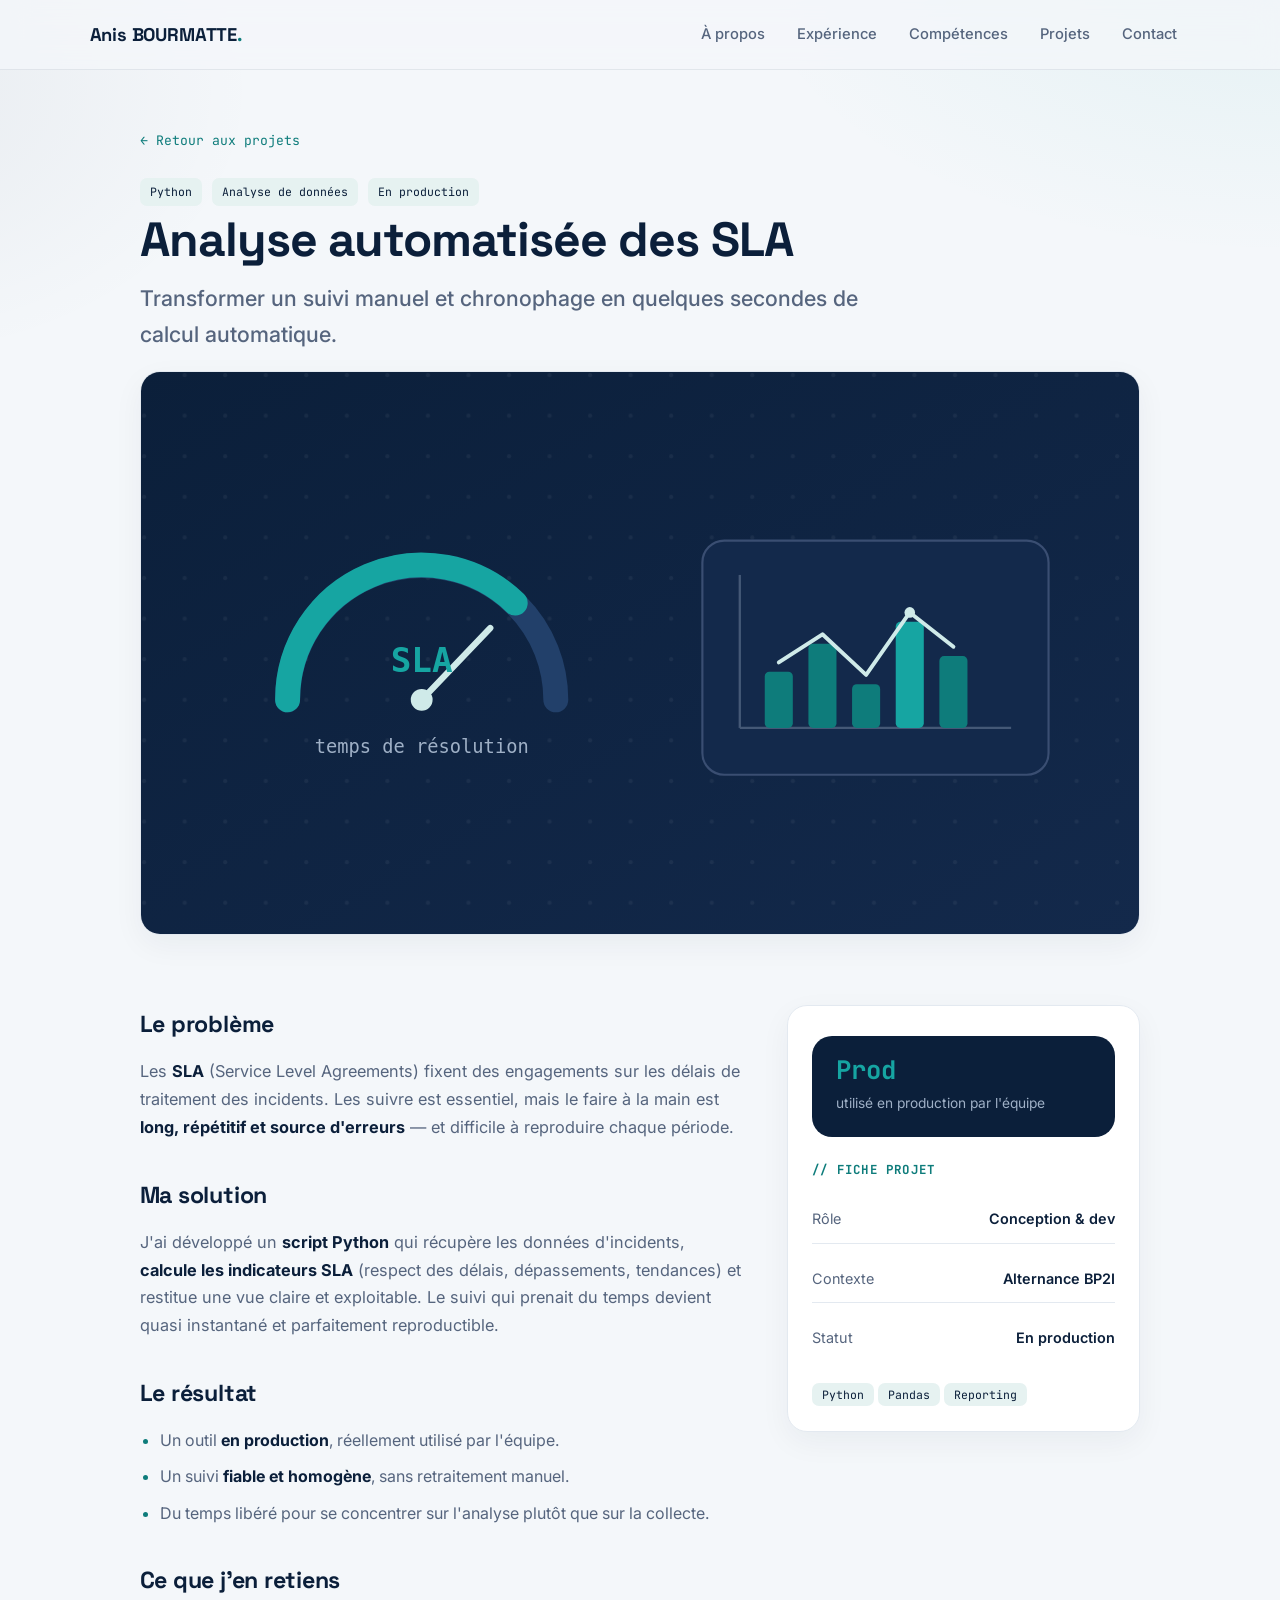
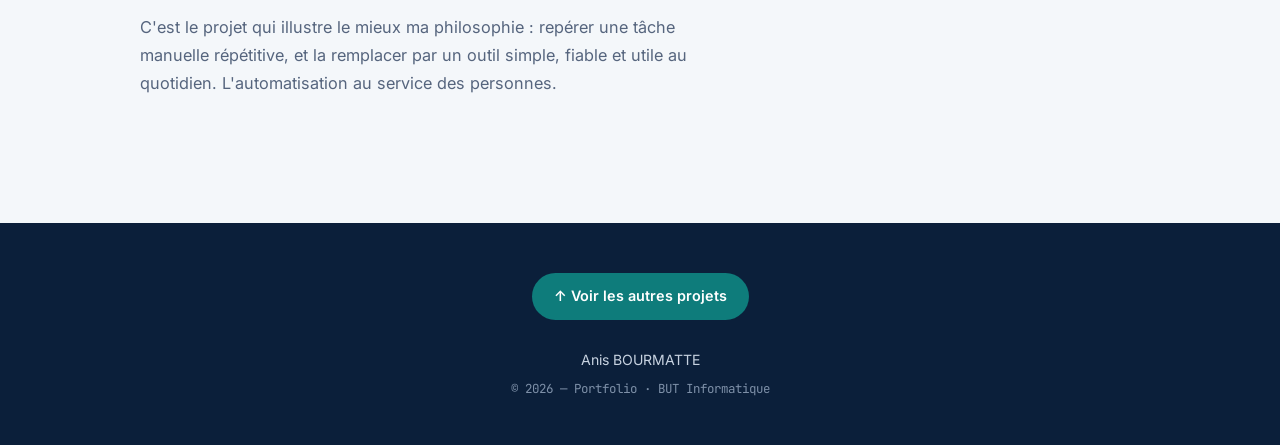
<file: projet-sla.html>
<!DOCTYPE html>
<html lang="fr" class="no-js">
<head>
    <script>document.documentElement.className=document.documentElement.className.replace("no-js","js");</script>
    <meta charset="UTF-8">
    <meta name="viewport" content="width=device-width, initial-scale=1.0">
    <title>Analyse automatisée des SLA · Anis BOURMATTE</title>
    <link rel="icon" type="image/svg+xml" href="img/favicon.svg">
    <link rel="preconnect" href="https://fonts.googleapis.com">
    <link rel="preconnect" href="https://fonts.gstatic.com" crossorigin>
    <link href="https://fonts.googleapis.com/css2?family=Space+Grotesk:wght@500;600;700&family=Inter:wght@400;500;600&family=JetBrains+Mono:wght@400;500;700&display=swap" rel="stylesheet">
    <link rel="stylesheet" href="style.css">
</head>
<body>

<header class="site-header">
    <a href="index.html" class="brand">Anis BOURMATTE<span class="dot">.</span></a>
    <button class="menu-toggle" id="menuToggle" aria-label="Ouvrir le menu" aria-expanded="false">☰</button>
    <nav class="nav" id="nav">
        <a href="index.html#apropos">À propos</a>
        <a href="index.html#experience">Expérience</a>
        <a href="index.html#competences">Compétences</a>
        <a href="index.html#projets">Projets</a>
        <a href="index.html#contact">Contact</a>
    </nav>
</header>

<main>
    <section class="detail-hero">
        <a href="index.html#projets" class="back-link">← Retour aux projets</a>
        <div class="detail-meta">
            <span class="chip-mini">Python</span>
            <span class="chip-mini">Analyse de données</span>
            <span class="chip-mini">En production</span>
        </div>
        <h1>Analyse automatisée des SLA</h1>
        <p class="hero-role">Transformer un suivi manuel et chronophage en quelques secondes de calcul automatique.</p>
        <img class="detail-cover" src="img/cover-sla.svg" alt="Jauge SLA et graphique de tendance">
    </section>

    <section class="detail-body">
        <div class="detail-layout">
            <div class="prose">
                <h2>Le problème</h2>
                <p>Les <strong>SLA</strong> (Service Level Agreements) fixent des engagements sur les délais de traitement des incidents. Les suivre est essentiel, mais le faire à la main est <strong>long, répétitif et source d'erreurs</strong> — et difficile à reproduire chaque période.</p>

                <h2>Ma solution</h2>
                <p>J'ai développé un <strong>script Python</strong> qui récupère les données d'incidents, <strong>calcule les indicateurs SLA</strong> (respect des délais, dépassements, tendances) et restitue une vue claire et exploitable. Le suivi qui prenait du temps devient quasi instantané et parfaitement reproductible.</p>

                <h2>Le résultat</h2>
                <ul>
                    <li>Un outil <strong>en production</strong>, réellement utilisé par l'équipe.</li>
                    <li>Un suivi <strong>fiable et homogène</strong>, sans retraitement manuel.</li>
                    <li>Du temps libéré pour se concentrer sur l'analyse plutôt que sur la collecte.</li>
                </ul>

                <h2>Ce que j'en retiens</h2>
                <p>C'est le projet qui illustre le mieux ma philosophie : repérer une tâche manuelle répétitive, et la remplacer par un outil simple, fiable et utile au quotidien. L'automatisation au service des personnes.</p>
            </div>

            <aside class="aside-card">
                <div class="callout">
                    <div class="big">Prod</div>
                    <div class="lbl">utilisé en production par l'équipe</div>
                </div>
                <h3>// fiche projet</h3>
                <div class="aside-stack">
                    <div class="id-row"><span class="k">Rôle</span><span class="v">Conception &amp; dev</span></div>
                    <div class="id-row"><span class="k">Contexte</span><span class="v">Alternance BP2I</span></div>
                    <div class="id-row"><span class="k">Statut</span><span class="v">En production</span></div>
                </div>
                <div style="margin-top:18px;">
                    <span class="chip-mini">Python</span>
                    <span class="chip-mini">Pandas</span>
                    <span class="chip-mini">Reporting</span>
                </div>
            </aside>
        </div>
    </section>
</main>

<footer class="site-footer">
    <a href="index.html#projets" class="to-top">↑ Voir les autres projets</a>
    <p>Anis BOURMATTE</p>
    <p class="small">© 2026 — Portfolio · BUT Informatique</p>
</footer>

<script src="script.js"></script>
</body>
</html>
</file>
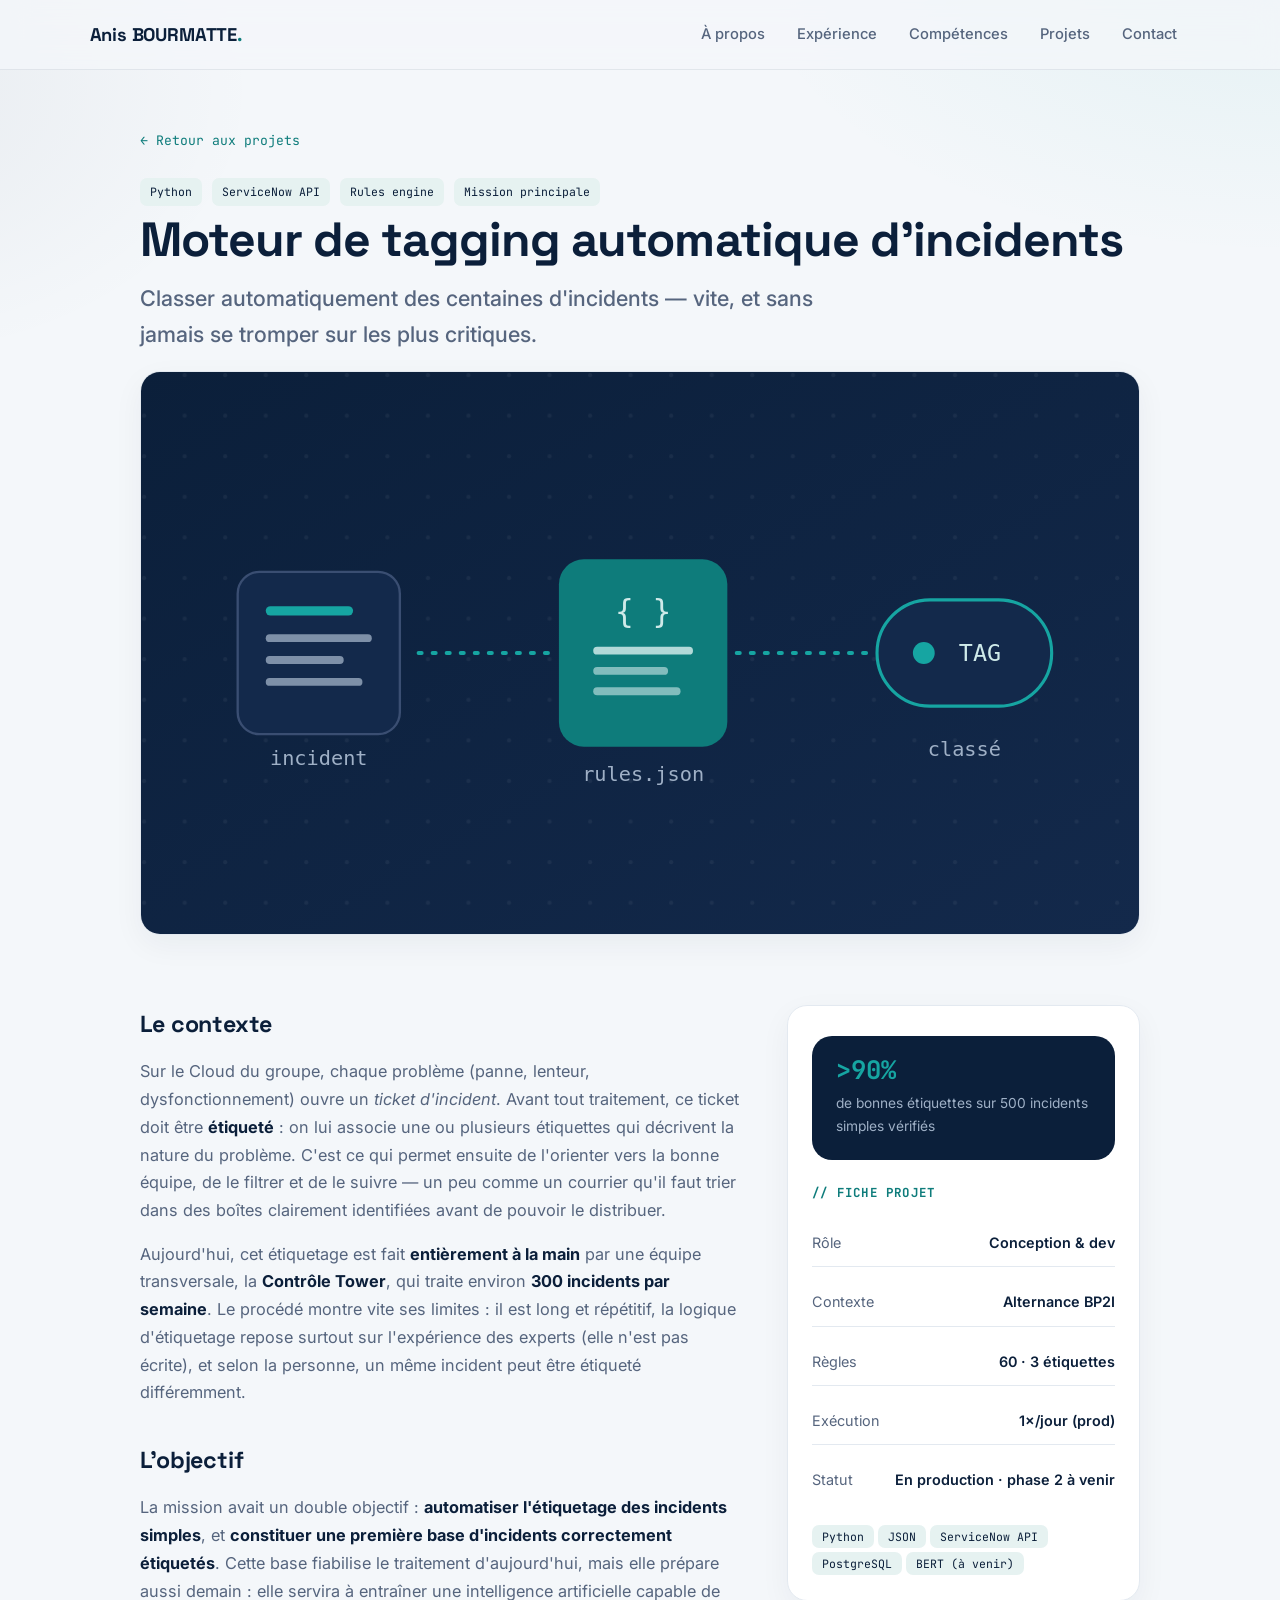
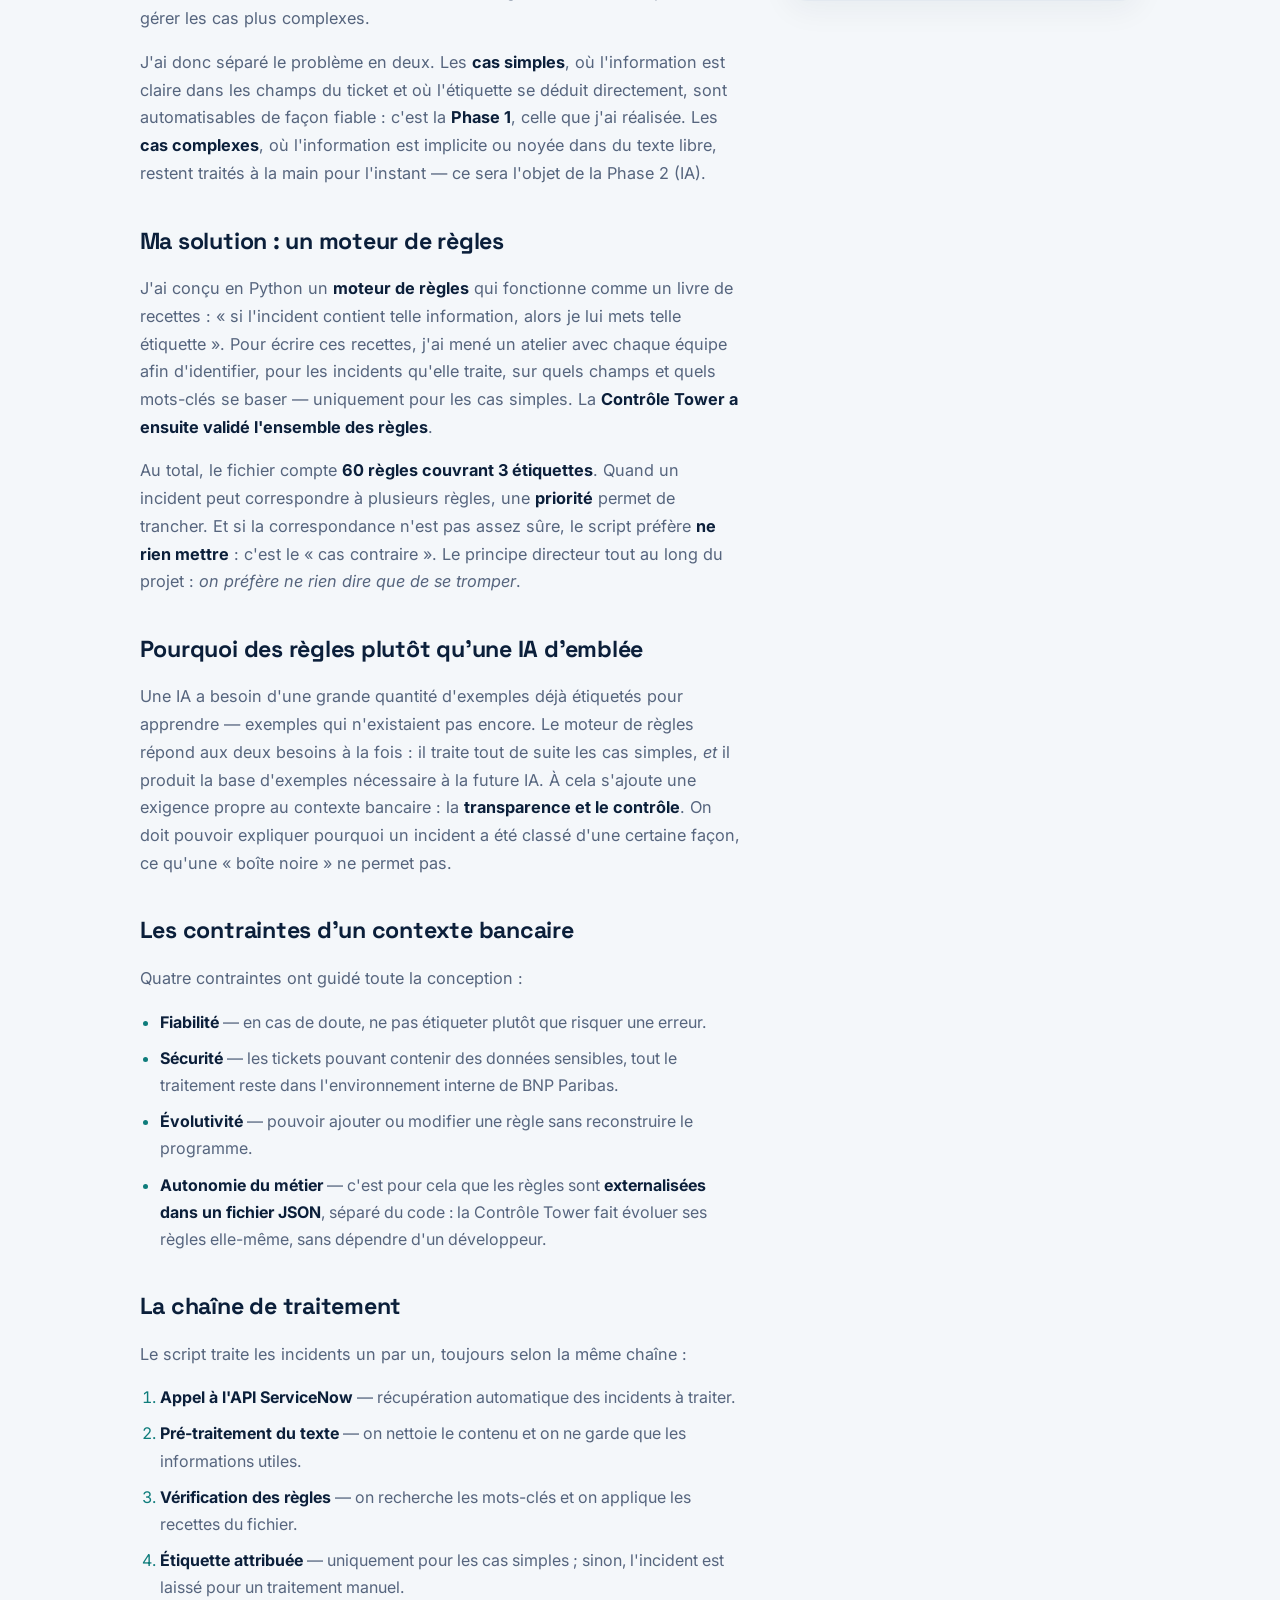
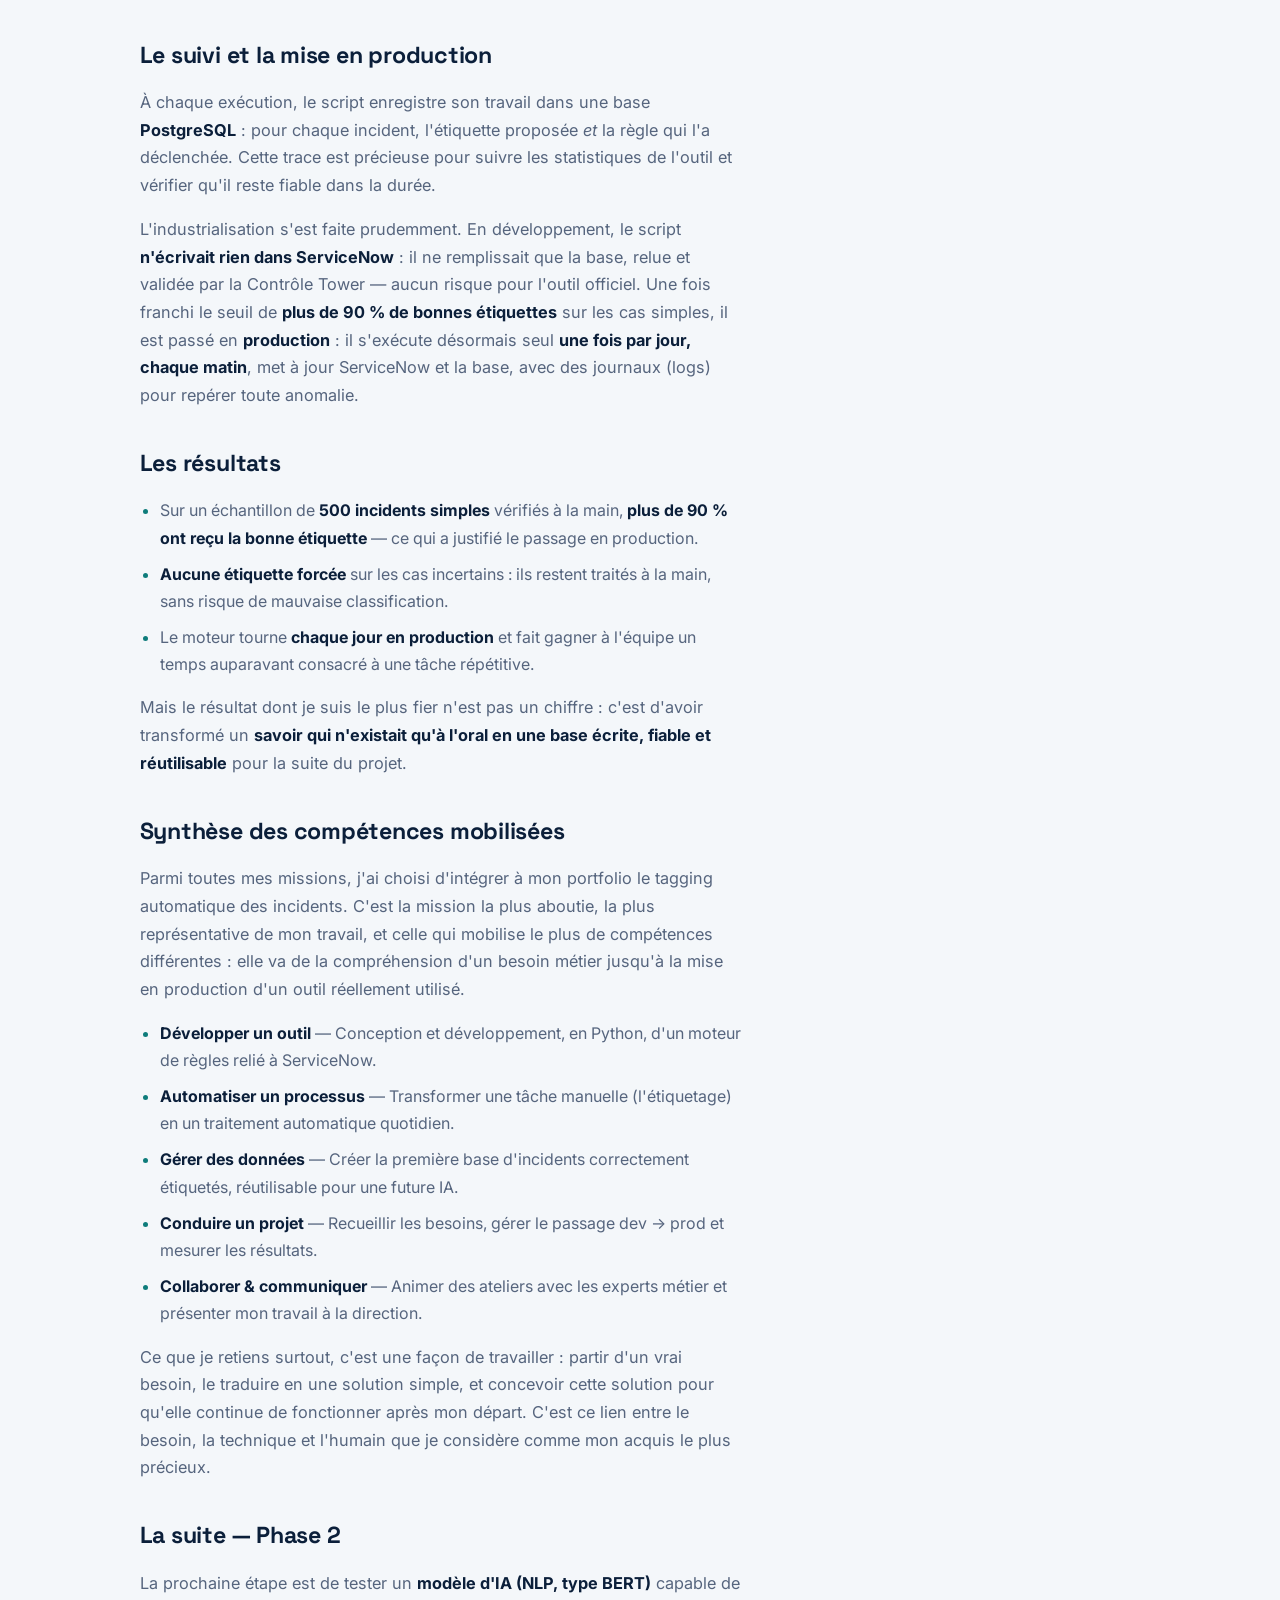
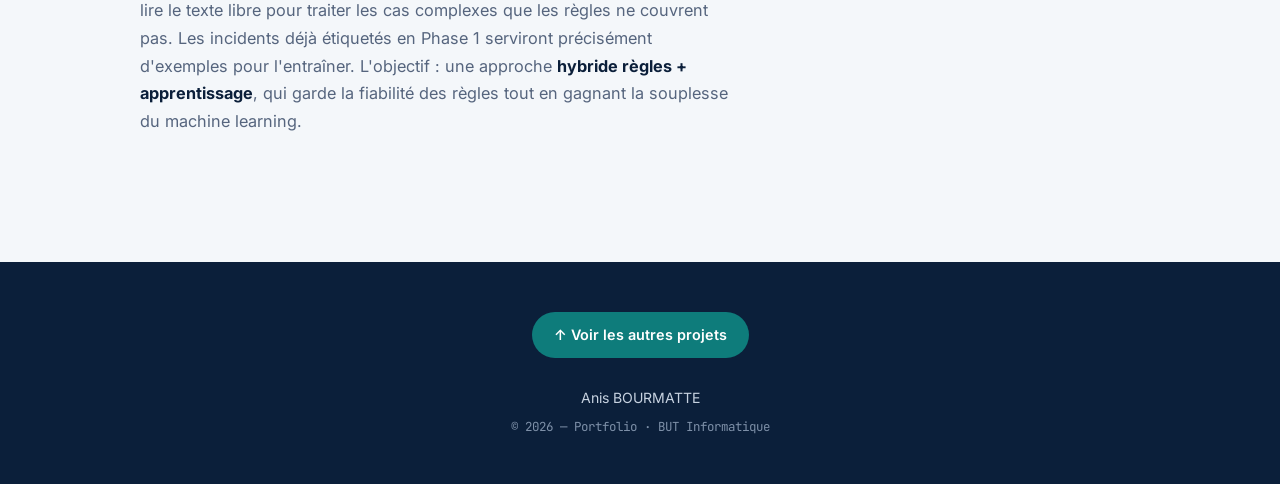
<file: projet-tagging.html>
<!DOCTYPE html>
<html lang="fr" class="no-js">
<head>
    <script>document.documentElement.className=document.documentElement.className.replace("no-js","js");</script>
    <meta charset="UTF-8">
    <meta name="viewport" content="width=device-width, initial-scale=1.0">
    <title>Moteur de tagging d'incidents · Anis BOURMATTE</title>
    <link rel="icon" type="image/svg+xml" href="img/favicon.svg">
    <link rel="preconnect" href="https://fonts.googleapis.com">
    <link rel="preconnect" href="https://fonts.gstatic.com" crossorigin>
    <link href="https://fonts.googleapis.com/css2?family=Space+Grotesk:wght@500;600;700&family=Inter:wght@400;500;600&family=JetBrains+Mono:wght@400;500;700&display=swap" rel="stylesheet">
    <link rel="stylesheet" href="style.css">
</head>
<body>

<header class="site-header">
    <a href="index.html" class="brand">Anis BOURMATTE<span class="dot">.</span></a>
    <button class="menu-toggle" id="menuToggle" aria-label="Ouvrir le menu" aria-expanded="false">☰</button>
    <nav class="nav" id="nav">
        <a href="index.html#apropos">À propos</a>
        <a href="index.html#experience">Expérience</a>
        <a href="index.html#competences">Compétences</a>
        <a href="index.html#projets">Projets</a>
        <a href="index.html#contact">Contact</a>
    </nav>
</header>

<main>
    <section class="detail-hero">
        <a href="index.html#projets" class="back-link">← Retour aux projets</a>
        <div class="detail-meta">
            <span class="chip-mini">Python</span>
            <span class="chip-mini">ServiceNow API</span>
            <span class="chip-mini">Rules engine</span>
            <span class="chip-mini">Mission principale</span>
        </div>
        <h1>Moteur de tagging automatique d'incidents</h1>
        <p class="hero-role">Classer automatiquement des centaines d'incidents — vite, et sans jamais se tromper sur les plus critiques.</p>
        <img class="detail-cover" src="img/cover-tagging.svg" alt="Pipeline : incident → moteur de règles → tag">
    </section>

    <section class="detail-body">
        <div class="detail-layout">
            <div class="prose">
                <h2>Le contexte</h2>
                <p>Sur le Cloud du groupe, chaque problème (panne, lenteur, dysfonctionnement) ouvre un <em>ticket d'incident</em>. Avant tout traitement, ce ticket doit être <strong>étiqueté</strong> : on lui associe une ou plusieurs étiquettes qui décrivent la nature du problème. C'est ce qui permet ensuite de l'orienter vers la bonne équipe, de le filtrer et de le suivre — un peu comme un courrier qu'il faut trier dans des boîtes clairement identifiées avant de pouvoir le distribuer.</p>
                <p>Aujourd'hui, cet étiquetage est fait <strong>entièrement à la main</strong> par une équipe transversale, la <strong>Contrôle Tower</strong>, qui traite environ <strong>300 incidents par semaine</strong>. Le procédé montre vite ses limites : il est long et répétitif, la logique d'étiquetage repose surtout sur l'expérience des experts (elle n'est pas écrite), et selon la personne, un même incident peut être étiqueté différemment.</p>

                <h2>L'objectif</h2>
                <p>La mission avait un double objectif : <strong>automatiser l'étiquetage des incidents simples</strong>, et <strong>constituer une première base d'incidents correctement étiquetés</strong>. Cette base fiabilise le traitement d'aujourd'hui, mais elle prépare aussi demain : elle servira à entraîner une intelligence artificielle capable de gérer les cas plus complexes.</p>
                <p>J'ai donc séparé le problème en deux. Les <strong>cas simples</strong>, où l'information est claire dans les champs du ticket et où l'étiquette se déduit directement, sont automatisables de façon fiable : c'est la <strong>Phase 1</strong>, celle que j'ai réalisée. Les <strong>cas complexes</strong>, où l'information est implicite ou noyée dans du texte libre, restent traités à la main pour l'instant — ce sera l'objet de la Phase 2 (IA).</p>

                <h2>Ma solution : un moteur de règles</h2>
                <p>J'ai conçu en Python un <strong>moteur de règles</strong> qui fonctionne comme un livre de recettes : « si l'incident contient telle information, alors je lui mets telle étiquette ». Pour écrire ces recettes, j'ai mené un atelier avec chaque équipe afin d'identifier, pour les incidents qu'elle traite, sur quels champs et quels mots-clés se baser — uniquement pour les cas simples. La <strong>Contrôle Tower a ensuite validé l'ensemble des règles</strong>.</p>
                <p>Au total, le fichier compte <strong>60 règles couvrant 3 étiquettes</strong>. Quand un incident peut correspondre à plusieurs règles, une <strong>priorité</strong> permet de trancher. Et si la correspondance n'est pas assez sûre, le script préfère <strong>ne rien mettre</strong> : c'est le « cas contraire ». Le principe directeur tout au long du projet : <em>on préfère ne rien dire que de se tromper</em>.</p>

                <h2>Pourquoi des règles plutôt qu'une IA d'emblée</h2>
                <p>Une IA a besoin d'une grande quantité d'exemples déjà étiquetés pour apprendre — exemples qui n'existaient pas encore. Le moteur de règles répond aux deux besoins à la fois : il traite tout de suite les cas simples, <em>et</em> il produit la base d'exemples nécessaire à la future IA. À cela s'ajoute une exigence propre au contexte bancaire : la <strong>transparence et le contrôle</strong>. On doit pouvoir expliquer pourquoi un incident a été classé d'une certaine façon, ce qu'une « boîte noire » ne permet pas.</p>

                <h2>Les contraintes d'un contexte bancaire</h2>
                <p>Quatre contraintes ont guidé toute la conception :</p>
                <ul>
                    <li><strong>Fiabilité</strong> — en cas de doute, ne pas étiqueter plutôt que risquer une erreur.</li>
                    <li><strong>Sécurité</strong> — les tickets pouvant contenir des données sensibles, tout le traitement reste dans l'environnement interne de BNP Paribas.</li>
                    <li><strong>Évolutivité</strong> — pouvoir ajouter ou modifier une règle sans reconstruire le programme.</li>
                    <li><strong>Autonomie du métier</strong> — c'est pour cela que les règles sont <strong>externalisées dans un fichier JSON</strong>, séparé du code : la Contrôle Tower fait évoluer ses règles elle-même, sans dépendre d'un développeur.</li>
                </ul>

                <h2>La chaîne de traitement</h2>
                <p>Le script traite les incidents un par un, toujours selon la même chaîne :</p>
                <ol>
                    <li><strong>Appel à l'API ServiceNow</strong> — récupération automatique des incidents à traiter.</li>
                    <li><strong>Pré-traitement du texte</strong> — on nettoie le contenu et on ne garde que les informations utiles.</li>
                    <li><strong>Vérification des règles</strong> — on recherche les mots-clés et on applique les recettes du fichier.</li>
                    <li><strong>Étiquette attribuée</strong> — uniquement pour les cas simples ; sinon, l'incident est laissé pour un traitement manuel.</li>
                </ol>

                <h2>Le suivi et la mise en production</h2>
                <p>À chaque exécution, le script enregistre son travail dans une base <strong>PostgreSQL</strong> : pour chaque incident, l'étiquette proposée <em>et</em> la règle qui l'a déclenchée. Cette trace est précieuse pour suivre les statistiques de l'outil et vérifier qu'il reste fiable dans la durée.</p>
                <p>L'industrialisation s'est faite prudemment. En développement, le script <strong>n'écrivait rien dans ServiceNow</strong> : il ne remplissait que la base, relue et validée par la Contrôle Tower — aucun risque pour l'outil officiel. Une fois franchi le seuil de <strong>plus de 90 % de bonnes étiquettes</strong> sur les cas simples, il est passé en <strong>production</strong> : il s'exécute désormais seul <strong>une fois par jour, chaque matin</strong>, met à jour ServiceNow et la base, avec des journaux (logs) pour repérer toute anomalie.</p>

                <h2>Les résultats</h2>
                <ul>
                    <li>Sur un échantillon de <strong>500 incidents simples</strong> vérifiés à la main, <strong>plus de 90 % ont reçu la bonne étiquette</strong> — ce qui a justifié le passage en production.</li>
                    <li><strong>Aucune étiquette forcée</strong> sur les cas incertains : ils restent traités à la main, sans risque de mauvaise classification.</li>
                    <li>Le moteur tourne <strong>chaque jour en production</strong> et fait gagner à l'équipe un temps auparavant consacré à une tâche répétitive.</li>
                </ul>
                <p>Mais le résultat dont je suis le plus fier n'est pas un chiffre : c'est d'avoir transformé un <strong>savoir qui n'existait qu'à l'oral en une base écrite, fiable et réutilisable</strong> pour la suite du projet.</p>

                <h2>Synthèse des compétences mobilisées</h2>
                <p>Parmi toutes mes missions, j'ai choisi d'intégrer à mon portfolio le tagging automatique des incidents. C'est la mission la plus aboutie, la plus représentative de mon travail, et celle qui mobilise le plus de compétences différentes : elle va de la compréhension d'un besoin métier jusqu'à la mise en production d'un outil réellement utilisé.</p>
                <ul>
                    <li><strong>Développer un outil</strong> — Conception et développement, en Python, d'un moteur de règles relié à ServiceNow.</li>
                    <li><strong>Automatiser un processus</strong> — Transformer une tâche manuelle (l'étiquetage) en un traitement automatique quotidien.</li>
                    <li><strong>Gérer des données</strong> — Créer la première base d'incidents correctement étiquetés, réutilisable pour une future IA.</li>
                    <li><strong>Conduire un projet</strong> — Recueillir les besoins, gérer le passage dev &rarr; prod et mesurer les résultats.</li>
                    <li><strong>Collaborer &amp; communiquer</strong> — Animer des ateliers avec les experts métier et présenter mon travail à la direction.</li>
                </ul>
                <p>Ce que je retiens surtout, c'est une façon de travailler : partir d'un vrai besoin, le traduire en une solution simple, et concevoir cette solution pour qu'elle continue de fonctionner après mon départ. C'est ce lien entre le besoin, la technique et l'humain que je considère comme mon acquis le plus précieux.</p>

                <h2>La suite — Phase 2</h2>
                <p>La prochaine étape est de tester un <strong>modèle d'IA (NLP, type BERT)</strong> capable de lire le texte libre pour traiter les cas complexes que les règles ne couvrent pas. Les incidents déjà étiquetés en Phase 1 serviront précisément d'exemples pour l'entraîner. L'objectif : une approche <strong>hybride règles + apprentissage</strong>, qui garde la fiabilité des règles tout en gagnant la souplesse du machine learning.</p>
            </div>

            <aside class="aside-card">
                <div class="callout">
                    <div class="big">&gt;90%</div>
                    <div class="lbl">de bonnes étiquettes sur 500 incidents simples vérifiés</div>
                </div>
                <h3>// fiche projet</h3>
                <div class="aside-stack">
                    <div class="id-row"><span class="k">Rôle</span><span class="v">Conception &amp; dev</span></div>
                    <div class="id-row"><span class="k">Contexte</span><span class="v">Alternance BP2I</span></div>
                    <div class="id-row"><span class="k">Règles</span><span class="v">60 · 3 étiquettes</span></div>
                    <div class="id-row"><span class="k">Exécution</span><span class="v">1×/jour (prod)</span></div>
                    <div class="id-row"><span class="k">Statut</span><span class="v">En production · phase 2 à venir</span></div>
                </div>
                <div style="margin-top:18px;">
                    <span class="chip-mini">Python</span>
                    <span class="chip-mini">JSON</span>
                    <span class="chip-mini">ServiceNow API</span>
                    <span class="chip-mini">PostgreSQL</span>
                    <span class="chip-mini">BERT (à venir)</span>
                </div>
            </aside>
        </div>
    </section>
</main>

<footer class="site-footer">
    <a href="index.html#projets" class="to-top">↑ Voir les autres projets</a>
    <p>Anis BOURMATTE</p>
    <p class="small">© 2026 — Portfolio · BUT Informatique</p>
</footer>

<script src="script.js"></script>
</body>
</html>
</file>
<file: style.css>
/* =========================================================
   PORTFOLIO — Anis BOURMATTE
   Identité : bleu nuit (BNP) + vert pétrole / teal
   Typo : Space Grotesk (display) · Inter (texte) · JetBrains Mono (data)
   ========================================================= */

:root {
    /* Couleurs */
    --ink:          #0B1F3A;   /* bleu nuit profond — texte / surfaces sombres */
    --ink-soft:     #13294B;   /* panneaux navy */
    --petrol:       #0E7C7B;   /* accent principal — vert pétrole */
    --petrol-bright:#16A5A2;   /* teal vif — survols, highlights */
    --mint:         #E6F2F1;   /* fond de carte teinté */
    --slate:        #56657E;   /* texte secondaire */
    --line:         #E3E9F0;   /* filets fins */
    --bg:           #F4F7FA;   /* fond de page */
    --paper:        #FFFFFF;   /* cartes */

    /* Rayons & ombres */
    --radius:       20px;
    --radius-sm:    14px;
    --shadow-soft:  0 10px 30px rgba(11, 31, 58, 0.05);
    --shadow-hover: 0 22px 45px rgba(14, 124, 123, 0.18);

    /* Typo */
    --display: "Space Grotesk", system-ui, sans-serif;
    --body:    "Inter", system-ui, -apple-system, sans-serif;
    --mono:    "JetBrains Mono", ui-monospace, "SFMono-Regular", monospace;
}

* { box-sizing: border-box; }

html, body {
    margin: 0;
    padding: 0;
    scroll-behavior: smooth;
}

body {
    font-family: var(--body);
    line-height: 1.7;
    color: var(--ink);
    background:
        radial-gradient(900px 500px at 100% -5%, rgba(22,165,162,0.08), transparent 60%),
        radial-gradient(700px 500px at -10% 10%, rgba(11,31,58,0.05), transparent 55%),
        var(--bg);
    background-attachment: fixed;
    -webkit-font-smoothing: antialiased;
}

a { color: inherit; }
img { display: block; max-width: 100%; }

main {
    max-width: 1180px;
    margin: 0 auto;
    padding: 0 7%;
}

/* Espacement vertical des sections (sélecteur de classe, pas de type) */
.section { padding: 78px 0; }
.section + .section { border-top: 1px solid var(--line); }

/* =========================================================
   EYEBROW + TITRES
   ========================================================= */
.eyebrow {
    font-family: var(--mono);
    font-size: 0.78rem;
    letter-spacing: 0.12em;
    text-transform: uppercase;
    color: var(--petrol);
    margin: 0 0 14px;
    display: flex;
    align-items: center;
    gap: 10px;
}
.eyebrow::before {
    content: "";
    width: 26px;
    height: 2px;
    background: var(--petrol);
    display: inline-block;
}

.section-title {
    font-family: var(--display);
    font-weight: 700;
    font-size: clamp(1.7rem, 3.4vw, 2.4rem);
    line-height: 1.1;
    letter-spacing: -0.02em;
    color: var(--ink);
    margin: 0 0 34px;
}

/* =========================================================
   HEADER / NAVIGATION
   ========================================================= */
.site-header {
    position: sticky;
    top: 0;
    z-index: 1000;
    display: flex;
    align-items: center;
    justify-content: space-between;
    padding: 14px 7%;
    background: rgba(244, 247, 250, 0.78);
    backdrop-filter: blur(14px);
    -webkit-backdrop-filter: blur(14px);
    border-bottom: 1px solid rgba(11, 31, 58, 0.08);
}

.brand {
    font-family: var(--display);
    font-weight: 700;
    font-size: 1.15rem;
    letter-spacing: -0.01em;
    text-decoration: none;
    color: var(--ink);
}
.brand .dot { color: var(--petrol); }

.nav {
    display: flex;
    align-items: center;
    gap: 6px;
}
.nav a {
    text-decoration: none;
    color: var(--slate);
    font-size: 0.92rem;
    font-weight: 500;
    padding: 8px 13px;
    border-radius: 10px;
    transition: color .2s ease, background .2s ease;
}
.nav a:hover { color: var(--ink); background: rgba(14,124,123,0.09); }

.menu-toggle {
    display: none;
    background: none;
    border: 1px solid var(--line);
    border-radius: 10px;
    width: 42px;
    height: 40px;
    font-size: 1.3rem;
    color: var(--ink);
    cursor: pointer;
    line-height: 1;
}

/* =========================================================
   HERO
   ========================================================= */
.hero {
    padding: 84px 0 70px;
}
.hero-badge {
    display: inline-flex;
    align-items: center;
    gap: 9px;
    font-family: var(--mono);
    font-size: 0.78rem;
    color: var(--petrol);
    background: var(--mint);
    border: 1px solid rgba(14,124,123,0.25);
    padding: 7px 14px;
    border-radius: 999px;
    margin-bottom: 26px;
}
.hero-badge .pulse {
    width: 8px; height: 8px; border-radius: 50%;
    background: var(--petrol-bright);
    box-shadow: 0 0 0 0 rgba(22,165,162,0.6);
    animation: pulse 2.2s infinite;
}
@keyframes pulse {
    0%   { box-shadow: 0 0 0 0 rgba(22,165,162,0.55); }
    70%  { box-shadow: 0 0 0 9px rgba(22,165,162,0); }
    100% { box-shadow: 0 0 0 0 rgba(22,165,162,0); }
}

.hero h1 {
    font-family: var(--display);
    font-weight: 700;
    font-size: clamp(2.6rem, 7vw, 4.6rem);
    line-height: 1.02;
    letter-spacing: -0.03em;
    margin: 0 0 18px;
    color: var(--ink);
}
.hero h1 .accent {
    color: var(--petrol);
}
.hero-role {
    font-size: clamp(1.05rem, 2.2vw, 1.35rem);
    color: var(--slate);
    max-width: 720px;
    margin: 0 0 14px;
    font-weight: 500;
}
.hero-cta-text {
    max-width: 720px;
    font-size: 1.02rem;
    color: var(--ink);
    margin: 0 0 34px;
}
.hero-cta-text strong { color: var(--ink); }

.hero-actions {
    display: flex;
    flex-wrap: wrap;
    gap: 14px;
    margin-bottom: 46px;
}
.btn {
    display: inline-flex;
    align-items: center;
    gap: 9px;
    font-weight: 600;
    font-size: 0.96rem;
    padding: 13px 24px;
    border-radius: 12px;
    text-decoration: none;
    cursor: pointer;
    border: 1px solid transparent;
    transition: transform .2s ease, box-shadow .2s ease, background .2s ease, border-color .2s ease;
}
.btn-primary {
    background: var(--petrol);
    color: #fff;
    box-shadow: 0 8px 22px rgba(14,124,123,0.28);
}
.btn-primary:hover { background: var(--petrol-bright); transform: translateY(-2px); box-shadow: var(--shadow-hover); }
.btn-ghost {
    background: var(--paper);
    color: var(--ink);
    border-color: var(--line);
}
.btn-ghost:hover { border-color: var(--petrol); transform: translateY(-2px); }

/* Bandeau d'impact (signature mono) */
.impact {
    display: grid;
    grid-template-columns: repeat(auto-fit, minmax(150px, 1fr));
    gap: 1px;
    background: var(--line);
    border: 1px solid var(--line);
    border-radius: var(--radius);
    overflow: hidden;
}
.impact-item {
    background: var(--paper);
    padding: 22px 20px;
}
.impact-value {
    font-family: var(--mono);
    font-size: 1.7rem;
    font-weight: 700;
    color: var(--petrol);
    line-height: 1;
}
.impact-label {
    font-size: 0.82rem;
    color: var(--slate);
    margin-top: 8px;
}

/* =========================================================
   À PROPOS
   ========================================================= */
.about-grid {
    display: grid;
    grid-template-columns: 1.5fr 1fr;
    gap: 48px;
    align-items: start;
}
.about-text p { color: var(--slate); margin: 0 0 18px; font-size: 1.04rem; }
.about-text p:last-child { margin-bottom: 0; }
.about-text strong { color: var(--ink); }

.id-card {
    background: var(--paper);
    border: 1px solid var(--line);
    border-radius: var(--radius);
    padding: 26px;
    box-shadow: var(--shadow-soft);
}
.id-card h3 {
    font-family: var(--mono);
    font-size: 0.78rem;
    letter-spacing: 0.1em;
    text-transform: uppercase;
    color: var(--petrol);
    margin: 0 0 18px;
}
.id-row {
    display: flex;
    justify-content: space-between;
    gap: 16px;
    padding: 11px 0;
    border-bottom: 1px solid var(--line);
    font-size: 0.92rem;
}
.id-row:last-child { border-bottom: none; }
.id-row .k { color: var(--slate); }
.id-row .v { color: var(--ink); font-weight: 600; text-align: right; }

/* =========================================================
   CARTES (expériences / projets / formations / intérêts)
   ========================================================= */
.card-grid {
    display: grid;
    grid-template-columns: repeat(auto-fit, minmax(290px, 1fr));
    gap: 26px;
}

.card {
    position: relative;
    background: var(--paper);
    border: 1px solid var(--line);
    border-radius: var(--radius);
    overflow: hidden;
    box-shadow: var(--shadow-soft);
    transition: transform .3s ease, box-shadow .3s ease, border-color .3s ease;
    display: flex;
    flex-direction: column;
    text-decoration: none;
    color: inherit;
}
.card:hover {
    transform: translateY(-7px);
    box-shadow: var(--shadow-hover);
    border-color: rgba(14,124,123,0.4);
}
.card-cover {
    aspect-ratio: 16 / 9;
    width: 100%;
    object-fit: cover;
    border-bottom: 1px solid var(--line);
    background: var(--mint);
}
.card-body { padding: 20px 22px 22px; flex: 1; display: flex; flex-direction: column; }
.card-tag {
    font-family: var(--mono);
    font-size: 0.72rem;
    letter-spacing: 0.06em;
    text-transform: uppercase;
    color: var(--petrol);
    margin-bottom: 9px;
}
.card h3 {
    font-family: var(--display);
    font-size: 1.18rem;
    font-weight: 600;
    margin: 0 0 8px;
    color: var(--ink);
    line-height: 1.2;
}
.card .meta { font-size: 0.86rem; color: var(--slate); margin: 0 0 10px; font-weight: 500; }
.card p.desc { font-size: 0.92rem; color: var(--slate); margin: 0; }
.card .go {
    margin-top: 16px;
    font-size: 0.86rem;
    font-weight: 600;
    color: var(--petrol);
    display: inline-flex;
    align-items: center;
    gap: 6px;
    transition: gap .2s ease;
}
.card:hover .go { gap: 12px; }

/* Petites puces sous une carte */
.chips { display: flex; flex-wrap: wrap; gap: 6px; margin-top: 14px; }
.chip-mini {
    font-family: var(--mono);
    font-size: 0.72rem;
    color: var(--ink);
    background: var(--mint);
    padding: 4px 10px;
    border-radius: 7px;
}

/* =========================================================
   BLOC EXPÉRIENCE (feature)
   ========================================================= */
.feature {
    display: grid;
    grid-template-columns: 0.95fr 1.05fr;
    gap: 0;
    background: var(--paper);
    border: 1px solid var(--line);
    border-radius: var(--radius);
    overflow: hidden;
    box-shadow: var(--shadow-soft);
}
.feature-cover {
    width: 100%;
    height: 100%;
    min-height: 280px;
    object-fit: cover;
    border-right: 1px solid var(--line);
}
.feature-body { padding: 34px 36px; }
.feature-body .card-tag { font-family: var(--mono); font-size: 0.74rem; letter-spacing: 0.06em; text-transform: uppercase; color: var(--petrol); margin-bottom: 10px; }
.feature-body h3 { font-family: var(--display); font-size: 1.5rem; margin: 0 0 4px; color: var(--ink); letter-spacing: -0.01em; }
.feature-body .meta { font-size: 0.92rem; color: var(--slate); margin: 0 0 18px; font-weight: 500; }
.feature-body ul { list-style: none; padding: 0; margin: 0 0 22px; }
.feature-body li {
    position: relative;
    padding-left: 26px;
    margin-bottom: 11px;
    color: var(--slate);
    font-size: 0.96rem;
}
.feature-body li::before {
    content: "";
    position: absolute;
    left: 0; top: 9px;
    width: 8px; height: 8px;
    border-radius: 2px;
    background: var(--petrol);
}

@media (max-width: 760px) {
    .feature { grid-template-columns: 1fr; }
    .feature-cover { min-height: 200px; border-right: none; border-bottom: 1px solid var(--line); }
    .feature-body { padding: 26px 24px; }
}

/* =========================================================
   COMPÉTENCES (accordéon)
   ========================================================= */
.skill-group {
    background: var(--paper);
    border: 1px solid var(--line);
    border-radius: var(--radius-sm);
    margin-bottom: 14px;
    overflow: hidden;
    box-shadow: var(--shadow-soft);
}
.skill-group summary {
    list-style: none;
    cursor: pointer;
    padding: 18px 22px;
    font-family: var(--display);
    font-weight: 600;
    font-size: 1.05rem;
    color: var(--ink);
    display: flex;
    align-items: center;
    justify-content: space-between;
}
.skill-group summary::-webkit-details-marker { display: none; }
.skill-group summary .sum-left { display: flex; align-items: center; gap: 12px; }
.skill-group summary .sum-num {
    font-family: var(--mono);
    font-size: 0.82rem;
    color: var(--petrol);
}
.skill-group summary .chev {
    transition: transform .25s ease;
    color: var(--slate);
    font-size: 1.1rem;
}
.skill-group[open] summary .chev { transform: rotate(180deg); }
.skill-list {
    display: flex;
    flex-wrap: wrap;
    gap: 10px;
    padding: 4px 22px 22px;
}
.chip {
    font-size: 0.88rem;
    font-weight: 500;
    color: var(--ink);
    background: var(--bg);
    border: 1px solid var(--line);
    padding: 8px 14px;
    border-radius: 10px;
    transition: border-color .2s ease, color .2s ease, background .2s ease;
}
.chip:hover { border-color: var(--petrol); color: var(--petrol); background: var(--mint); }
.chip.lead { background: var(--ink); color: #fff; border-color: var(--ink); }
.chip.lead:hover { background: var(--ink-soft); color: #fff; }

/* =========================================================
   INTÉRÊTS
   ========================================================= */
.interest-grid {
    display: grid;
    grid-template-columns: repeat(auto-fit, minmax(200px, 1fr));
    gap: 18px;
}
.interest {
    background: var(--paper);
    border: 1px solid var(--line);
    border-radius: var(--radius-sm);
    padding: 26px 22px;
    box-shadow: var(--shadow-soft);
    transition: transform .25s ease, border-color .25s ease;
}
.interest:hover { transform: translateY(-5px); border-color: rgba(14,124,123,0.4); }
.interest .ic {
    width: 42px; height: 42px;
    display: flex; align-items: center; justify-content: center;
    background: var(--mint);
    border-radius: 11px;
    margin-bottom: 14px;
    color: var(--petrol);
}
.interest h3 { font-family: var(--display); font-size: 1.1rem; margin: 0 0 4px; color: var(--ink); }
.interest p { font-size: 0.88rem; color: var(--slate); margin: 0; }

/* =========================================================
   CONTACT
   ========================================================= */
.contact-grid {
    display: grid;
    grid-template-columns: repeat(auto-fit, minmax(230px, 1fr));
    gap: 18px;
}
.contact-card {
    display: flex;
    align-items: center;
    gap: 16px;
    background: var(--paper);
    border: 1px solid var(--line);
    border-radius: var(--radius-sm);
    padding: 20px 22px;
    text-decoration: none;
    color: inherit;
    box-shadow: var(--shadow-soft);
    transition: transform .25s ease, border-color .25s ease, box-shadow .25s ease;
}
.contact-card:hover { transform: translateY(-5px); border-color: rgba(14,124,123,0.4); box-shadow: var(--shadow-hover); }
.contact-card .ic {
    flex: none;
    width: 46px; height: 46px;
    display: flex; align-items: center; justify-content: center;
    background: var(--mint);
    color: var(--petrol);
    border-radius: 12px;
}
.contact-card .ct-label { font-size: 0.78rem; color: var(--slate); }
.contact-card .ct-value { font-weight: 600; color: var(--ink); font-size: 0.96rem; word-break: break-word; }

/* =========================================================
   FOOTER
   ========================================================= */
.site-footer {
    text-align: center;
    padding: 50px 7% 40px;
    background: var(--ink);
    color: #C7D2E0;
    margin-top: 70px;
}
.to-top {
    display: inline-flex;
    align-items: center;
    gap: 8px;
    background: var(--petrol);
    color: #fff;
    text-decoration: none;
    font-weight: 600;
    font-size: 0.9rem;
    padding: 11px 22px;
    border-radius: 999px;
    margin-bottom: 22px;
    transition: background .2s ease, transform .2s ease;
}
.to-top:hover { background: var(--petrol-bright); transform: translateY(-2px); }
.site-footer p { margin: 6px 0; font-size: 0.88rem; }
.site-footer .small { color: #7E90A8; font-family: var(--mono); font-size: 0.78rem; }

/* =========================================================
   PAGES DÉTAIL (projets / expérience)
   ========================================================= */
.detail-hero { padding: 56px 0 30px; }
.back-link {
    display: inline-flex;
    align-items: center;
    gap: 7px;
    font-family: var(--mono);
    font-size: 0.82rem;
    color: var(--petrol);
    text-decoration: none;
    margin-bottom: 26px;
}
.back-link:hover { text-decoration: underline; }
.detail-hero h1 {
    font-family: var(--display);
    font-weight: 700;
    font-size: clamp(2rem, 4.5vw, 3rem);
    letter-spacing: -0.02em;
    margin: 0 0 14px;
    line-height: 1.08;
}
.detail-meta {
    display: flex;
    flex-wrap: wrap;
    gap: 10px;
    margin-bottom: 8px;
}
.detail-cover {
    width: 100%;
    border-radius: var(--radius);
    border: 1px solid var(--line);
    margin: 18px 0 40px;
    box-shadow: var(--shadow-soft);
}

.detail-body { padding-bottom: 40px; }
.detail-layout {
    display: grid;
    grid-template-columns: 1.7fr 1fr;
    gap: 46px;
    align-items: start;
}
.prose h2 {
    font-family: var(--display);
    font-size: 1.45rem;
    color: var(--ink);
    margin: 34px 0 14px;
    letter-spacing: -0.01em;
}
.prose h2:first-child { margin-top: 0; }
.prose p { color: var(--slate); margin: 0 0 16px; font-size: 1.02rem; }
.prose strong { color: var(--ink); }
.prose ul, .prose ol { color: var(--slate); padding-left: 20px; margin: 0 0 16px; }
.prose li { margin-bottom: 9px; }
.prose li::marker { color: var(--petrol); }

.aside-card {
    position: sticky;
    top: 90px;
    background: var(--paper);
    border: 1px solid var(--line);
    border-radius: var(--radius);
    padding: 24px;
    box-shadow: var(--shadow-soft);
}
.aside-card h3 {
    font-family: var(--mono);
    font-size: 0.78rem;
    letter-spacing: 0.1em;
    text-transform: uppercase;
    color: var(--petrol);
    margin: 0 0 16px;
}
.aside-card .id-row { font-size: 0.9rem; }
.aside-stack { display: flex; flex-direction: column; gap: 12px; }

.callout {
    background: var(--ink);
    color: #DDE6F0;
    border-radius: var(--radius);
    padding: 22px 24px;
    margin: 6px 0 22px;
}
.callout .big {
    font-family: var(--mono);
    font-size: 1.6rem;
    font-weight: 700;
    color: var(--petrol-bright);
    line-height: 1;
}
.callout .lbl { font-size: 0.86rem; color: #9FB0C6; margin-top: 8px; }

/* =========================================================
   ANIMATIONS AU SCROLL
   ========================================================= */
/* Le contenu reste visible si JS est désactivé : on ne masque
   qu'en présence de la classe .js (ajoutée par le script en <head>). */
.js .reveal {
    opacity: 0;
    transform: translateY(28px);
    transition: opacity .7s cubic-bezier(.165,.84,.44,1),
                transform .7s cubic-bezier(.165,.84,.44,1);
}
.js .reveal.is-visible { opacity: 1; transform: translateY(0); }

/* =========================================================
   RESPONSIVE
   ========================================================= */
@media (max-width: 860px) {
    .about-grid { grid-template-columns: 1fr; gap: 30px; }
    .detail-layout { grid-template-columns: 1fr; gap: 28px; }
    .aside-card { position: static; }
}

@media (max-width: 720px) {
    .menu-toggle { display: block; }
    .nav {
        display: none;
        position: absolute;
        top: 68px;
        left: 5%;
        right: 5%;
        flex-direction: column;
        align-items: stretch;
        gap: 2px;
        background: rgba(255,255,255,0.97);
        backdrop-filter: blur(14px);
        border: 1px solid var(--line);
        border-radius: var(--radius);
        padding: 12px;
        box-shadow: 0 18px 40px rgba(11,31,58,0.12);
    }
    .nav.show { display: flex; animation: slideDown .28s ease; }
    .nav a { padding: 13px 14px; font-size: 1rem; }
    .hero { padding: 56px 0 50px; }
    .impact-value { font-size: 1.45rem; }
}

@keyframes slideDown {
    from { opacity: 0; transform: translateY(-14px); }
    to   { opacity: 1; transform: translateY(0); }
}

/* Accessibilité : mouvement réduit */
@media (prefers-reduced-motion: reduce) {
    * { animation: none !important; transition: none !important; scroll-behavior: auto; }
    .js .reveal { opacity: 1; transform: none; }
}

/* Focus visible clavier */
a:focus-visible, button:focus-visible, summary:focus-visible {
    outline: 2px solid var(--petrol);
    outline-offset: 3px;
    border-radius: 6px;
}
</file>
